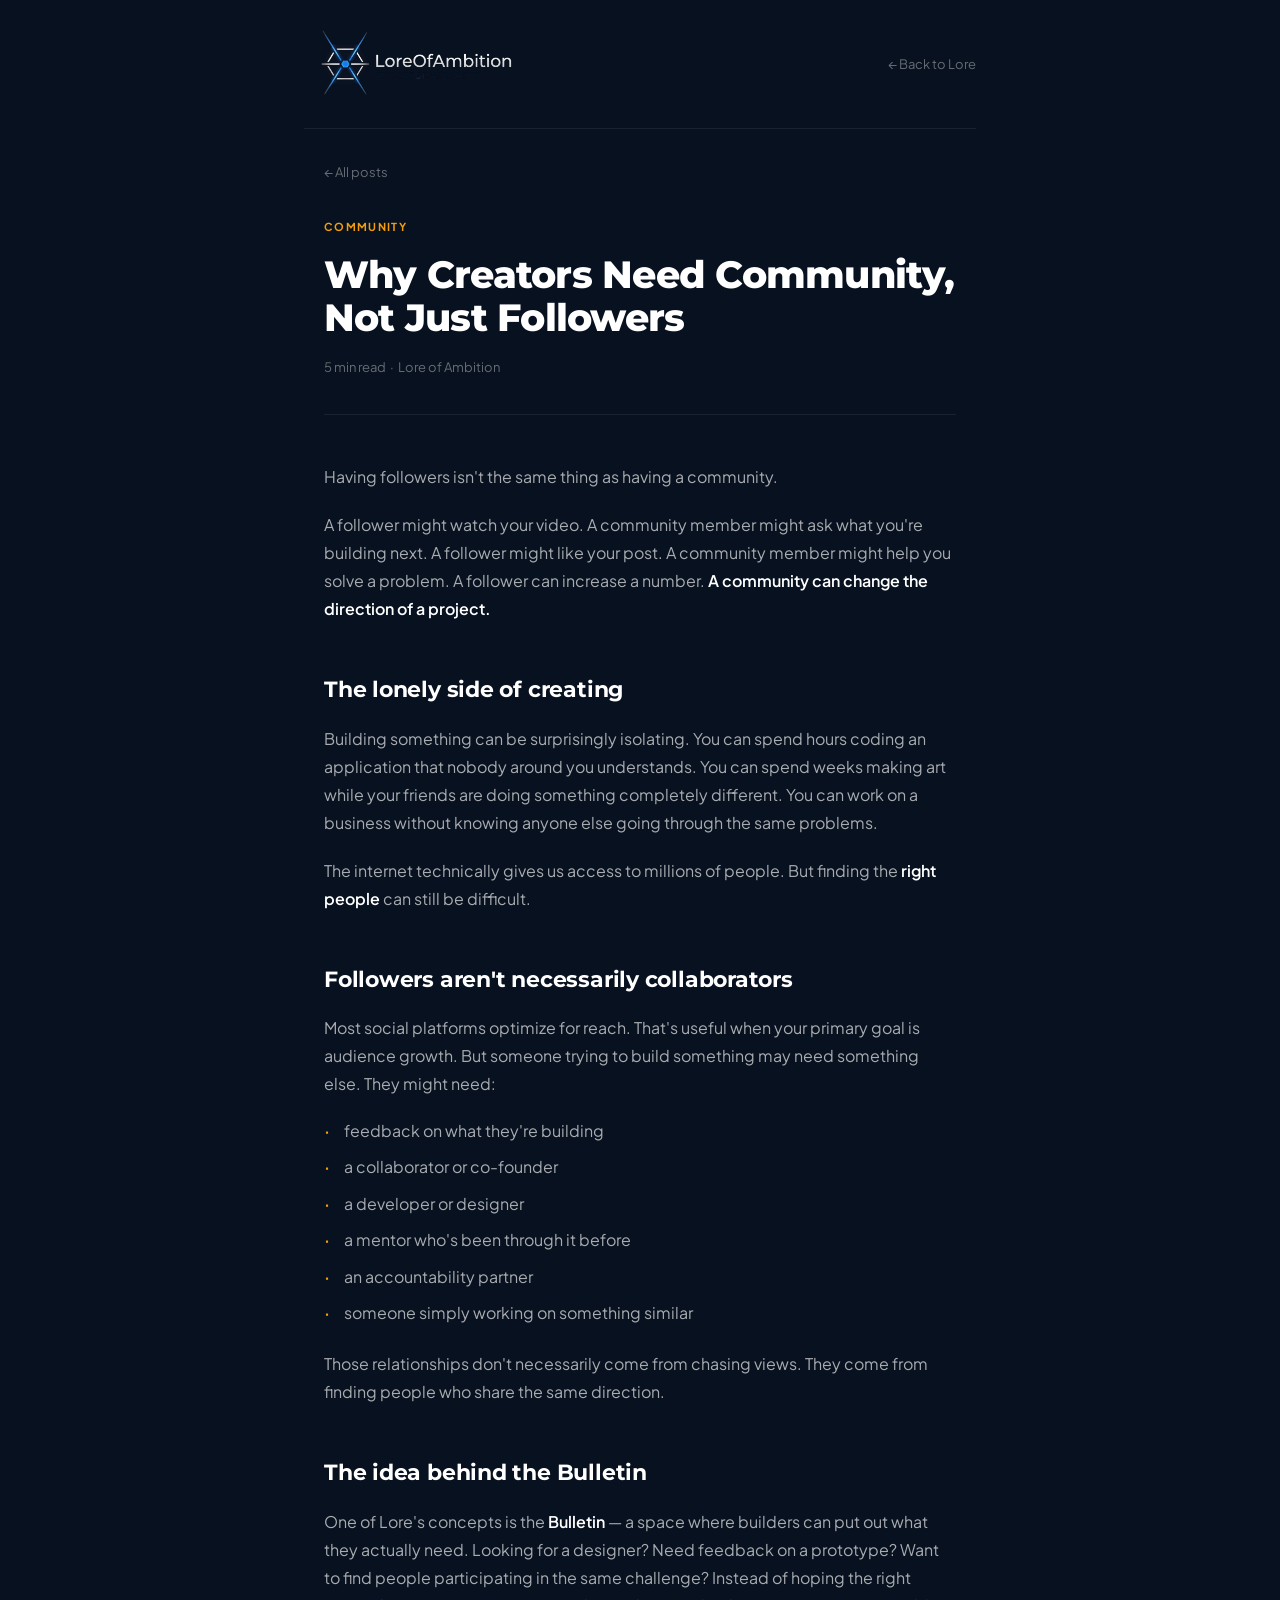
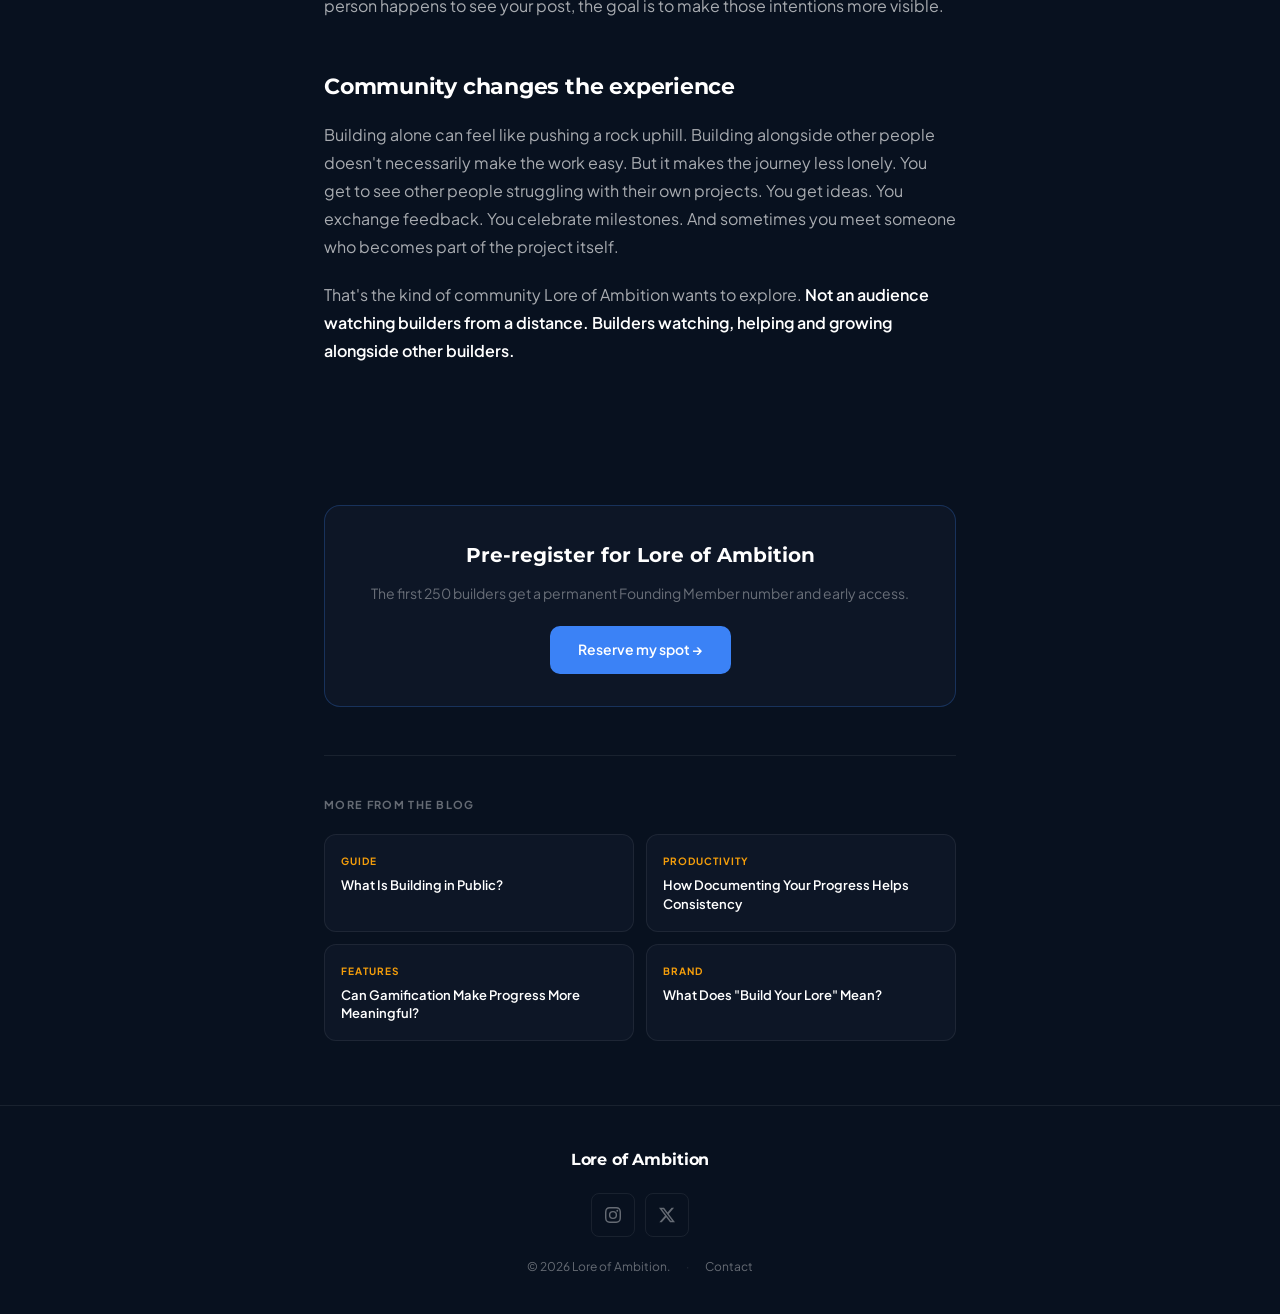
<file: blog/creators-need-community-not-followers.html>
﻿<!DOCTYPE html>
<html lang="en">
<head>
<meta charset="UTF-8"><meta name="viewport" content="width=device-width, initial-scale=1.0">
<title>Why Creators Need Community, Not Just Followers | Lore of Ambition</title>
<meta name="description" content="Having followers isn't the same as having a community. Here's why builders, developers and creators need genuine community over audience size.">
<link rel="canonical" href="https://loreofambition.com/blog/creators-need-community-not-followers">
<link rel="preconnect" href="https://fonts.googleapis.com"><link rel="preconnect" href="https://fonts.gstatic.com" crossorigin>
<link href="https://fonts.googleapis.com/css2?family=Montserrat:wght@700;800;900&family=Plus+Jakarta+Sans:wght@400;500;600&display=swap" rel="stylesheet">
<link rel="stylesheet" href="blog.css">
</head>
<body>
<div class="wrap"><nav><a href="../index.html"><img src="../assets/Gemini_Generated_Image_8uetn98uetn98uet-removebg-preview.png" alt="Lore of Ambition" class="logo-img"></a><a href="../index.html" class="nav-link">← Back to Lore</a></nav></div>
<div class="article-wrap">
  <a href="../index.html" class="back-link">← All posts</a>
  <header class="article-header">
    <span class="article-category">Community</span>
    <h1>Why Creators Need Community, Not Just Followers</h1>
    <p class="article-meta">5 min read &nbsp;·&nbsp; Lore of Ambition</p>
  </header>
  <article class="article-body">
    <p>Having followers isn't the same thing as having a community.</p>
    <p>A follower might watch your video. A community member might ask what you're building next. A follower might like your post. A community member might help you solve a problem. A follower can increase a number. <strong>A community can change the direction of a project.</strong></p>

    <h2>The lonely side of creating</h2>
    <p>Building something can be surprisingly isolating. You can spend hours coding an application that nobody around you understands. You can spend weeks making art while your friends are doing something completely different. You can work on a business without knowing anyone else going through the same problems.</p>
    <p>The internet technically gives us access to millions of people. But finding the <strong>right people</strong> can still be difficult.</p>

    <h2>Followers aren't necessarily collaborators</h2>
    <p>Most social platforms optimize for reach. That's useful when your primary goal is audience growth. But someone trying to build something may need something else. They might need:</p>
    <ul>
      <li>feedback on what they're building</li>
      <li>a collaborator or co-founder</li>
      <li>a developer or designer</li>
      <li>a mentor who's been through it before</li>
      <li>an accountability partner</li>
      <li>someone simply working on something similar</li>
    </ul>
    <p>Those relationships don't necessarily come from chasing views. They come from finding people who share the same direction.</p>

    <h2>The idea behind the Bulletin</h2>
    <p>One of Lore's concepts is the <strong>Bulletin</strong> — a space where builders can put out what they actually need. Looking for a designer? Need feedback on a prototype? Want to find people participating in the same challenge? Instead of hoping the right person happens to see your post, the goal is to make those intentions more visible.</p>

    <h2>Community changes the experience</h2>
    <p>Building alone can feel like pushing a rock uphill. Building alongside other people doesn't necessarily make the work easy. But it makes the journey less lonely. You get to see other people struggling with their own projects. You get ideas. You exchange feedback. You celebrate milestones. And sometimes you meet someone who becomes part of the project itself.</p>
    <p>That's the kind of community Lore of Ambition wants to explore. <strong>Not an audience watching builders from a distance. Builders watching, helping and growing alongside other builders.</strong></p>
  </article>
  <div class="article-cta"><h3>Pre-register for Lore of Ambition</h3><p>The first 250 builders get a permanent Founding Member number and early access.</p><a href="../index.html" class="cta-btn">Reserve my spot →</a></div>
  <div class="related-posts"><h4>More from the blog</h4><div class="related-grid">
    <a href="what-is-building-in-public.html" class="related-card"><div class="rc-cat">Guide</div><div class="rc-title">What Is Building in Public?</div></a>
    <a href="document-your-progress-stay-consistent.html" class="related-card"><div class="rc-cat">Productivity</div><div class="rc-title">How Documenting Your Progress Helps Consistency</div></a>
    <a href="gamification-progress-motivation.html" class="related-card"><div class="rc-cat">Features</div><div class="rc-title">Can Gamification Make Progress More Meaningful?</div></a>
    <a href="what-does-build-your-lore-mean.html" class="related-card"><div class="rc-cat">Brand</div><div class="rc-title">What Does "Build Your Lore" Mean?</div></a>
  </div></div>
</div>
<footer><div class="wrap"><div class="footer-logo">Lore of Ambition</div><div class="footer-socials"><a href="https://www.instagram.com/loreofambition/?hl=en" target="_blank" rel="noopener" aria-label="Instagram"><svg viewBox="0 0 24 24"><path d="M12 2.163c3.204 0 3.584.012 4.85.07 3.252.148 4.771 1.691 4.919 4.919.058 1.265.069 1.645.069 4.849 0 3.205-.012 3.584-.069 4.849-.149 3.225-1.664 4.771-4.919 4.919-1.266.058-1.644.07-4.85.07-3.204 0-3.584-.012-4.849-.07-3.26-.149-4.771-1.699-4.919-4.92-.058-1.265-.07-1.644-.07-4.849 0-3.204.013-3.583.07-4.849.149-3.227 1.664-4.771 4.919-4.919 1.266-.057 1.645-.069 4.849-.069zM12 0C8.741 0 8.333.014 7.053.072 2.695.272.273 2.69.073 7.052.014 8.333 0 8.741 0 12c0 3.259.014 3.668.072 4.948.2 4.358 2.618 6.78 6.98 6.98C8.333 23.986 8.741 24 12 24c3.259 0 3.668-.014 4.948-.072 4.354-.2 6.782-2.618 6.979-6.98.059-1.28.073-1.689.073-4.948 0-3.259-.014-3.667-.072-4.947-.196-4.354-2.617-6.78-6.979-6.98C15.668.014 15.259 0 12 0zm0 5.838a6.162 6.162 0 1 0 0 12.324 6.162 6.162 0 0 0 0-12.324zM12 16a4 4 0 1 1 0-8 4 4 0 0 1 0 8zm6.406-11.845a1.44 1.44 0 1 0 0 2.881 1.44 1.44 0 0 0 0-2.881z"/></svg></a><a href="https://x.com/loreofambition" target="_blank" rel="noopener" aria-label="X"><svg viewBox="0 0 24 24"><path d="M18.901 1.153h3.68l-8.04 9.19L24 22.846h-7.406l-5.8-7.584-6.638 7.584H.474l8.6-9.83L0 1.154h7.594l5.243 6.932ZM17.61 20.644h2.039L6.486 3.24H4.298Z"/></svg></a></div><div class="footer-bottom"><span>&copy; 2026 Lore of Ambition.</span><span class="footer-dot">&middot;</span><a href="mailto:loreofambition@gmail.com">Contact</a></div></div></footer>
</body></html>
</file>
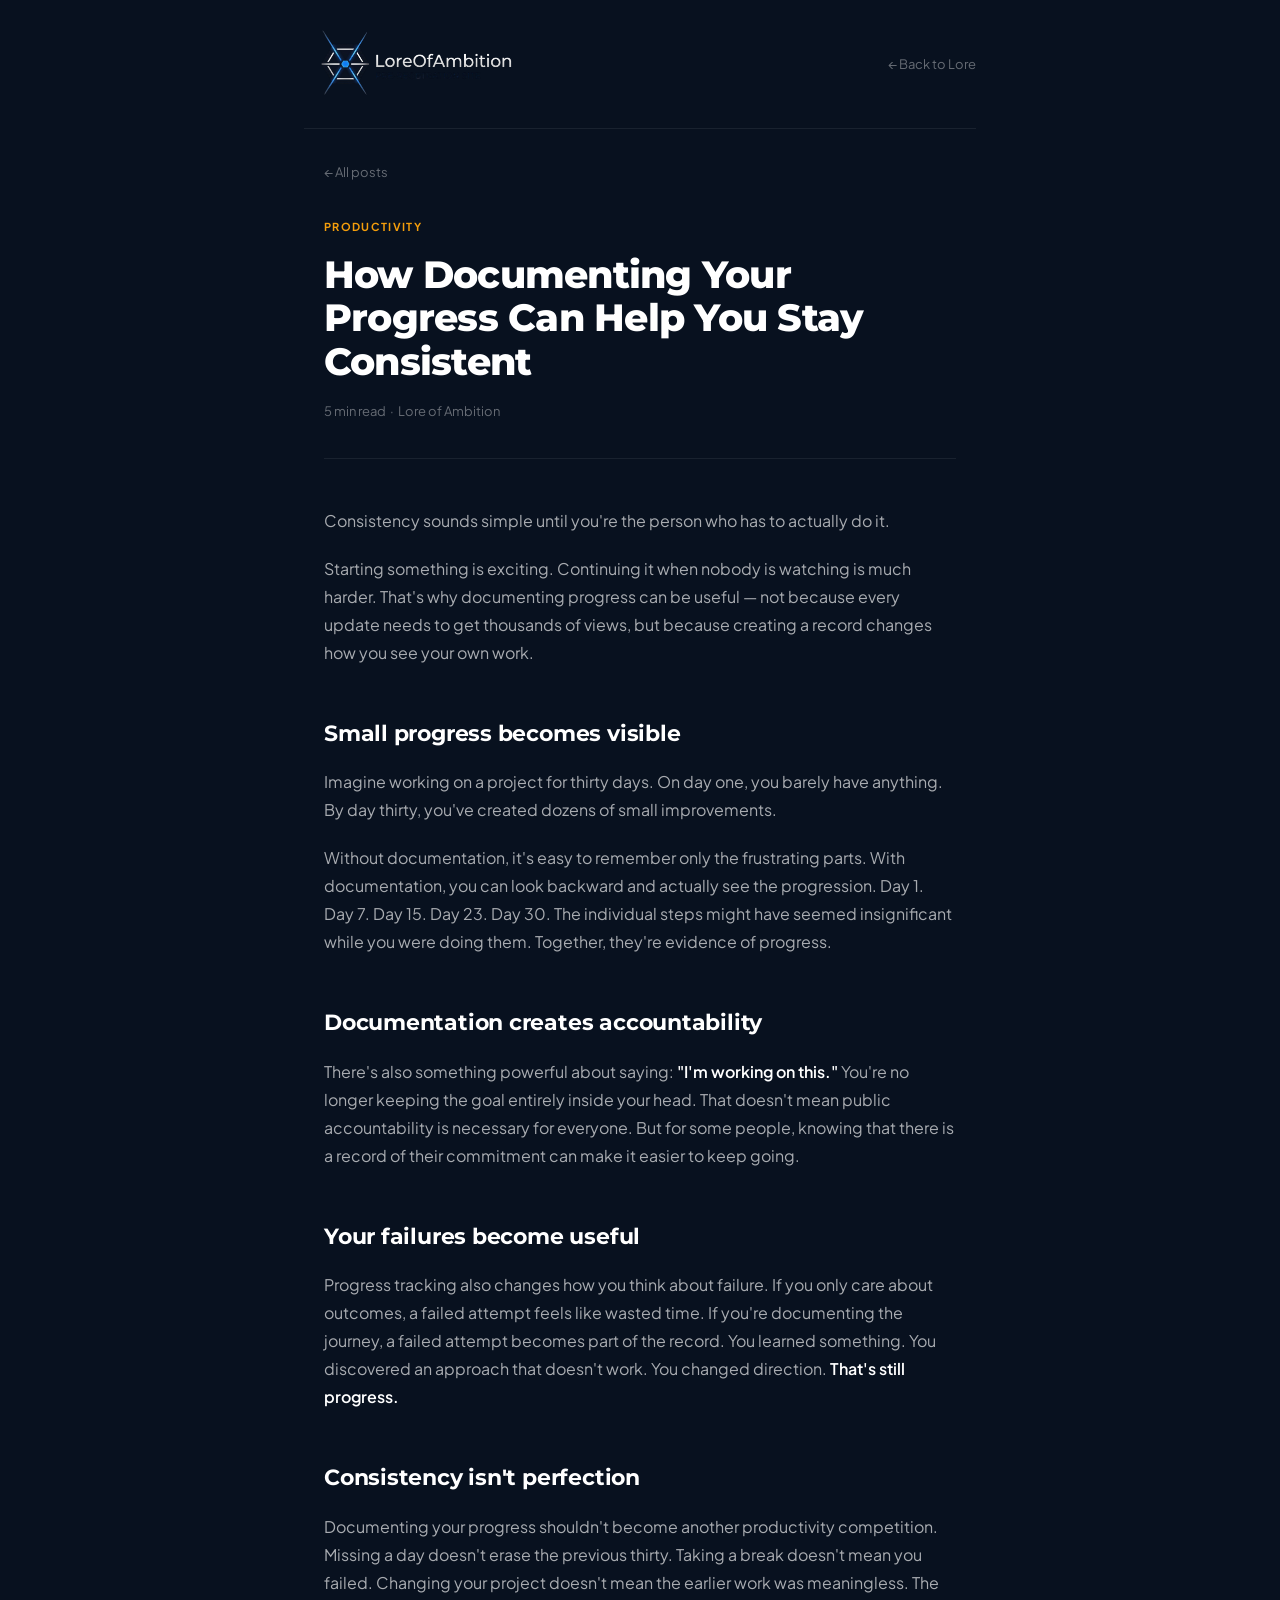
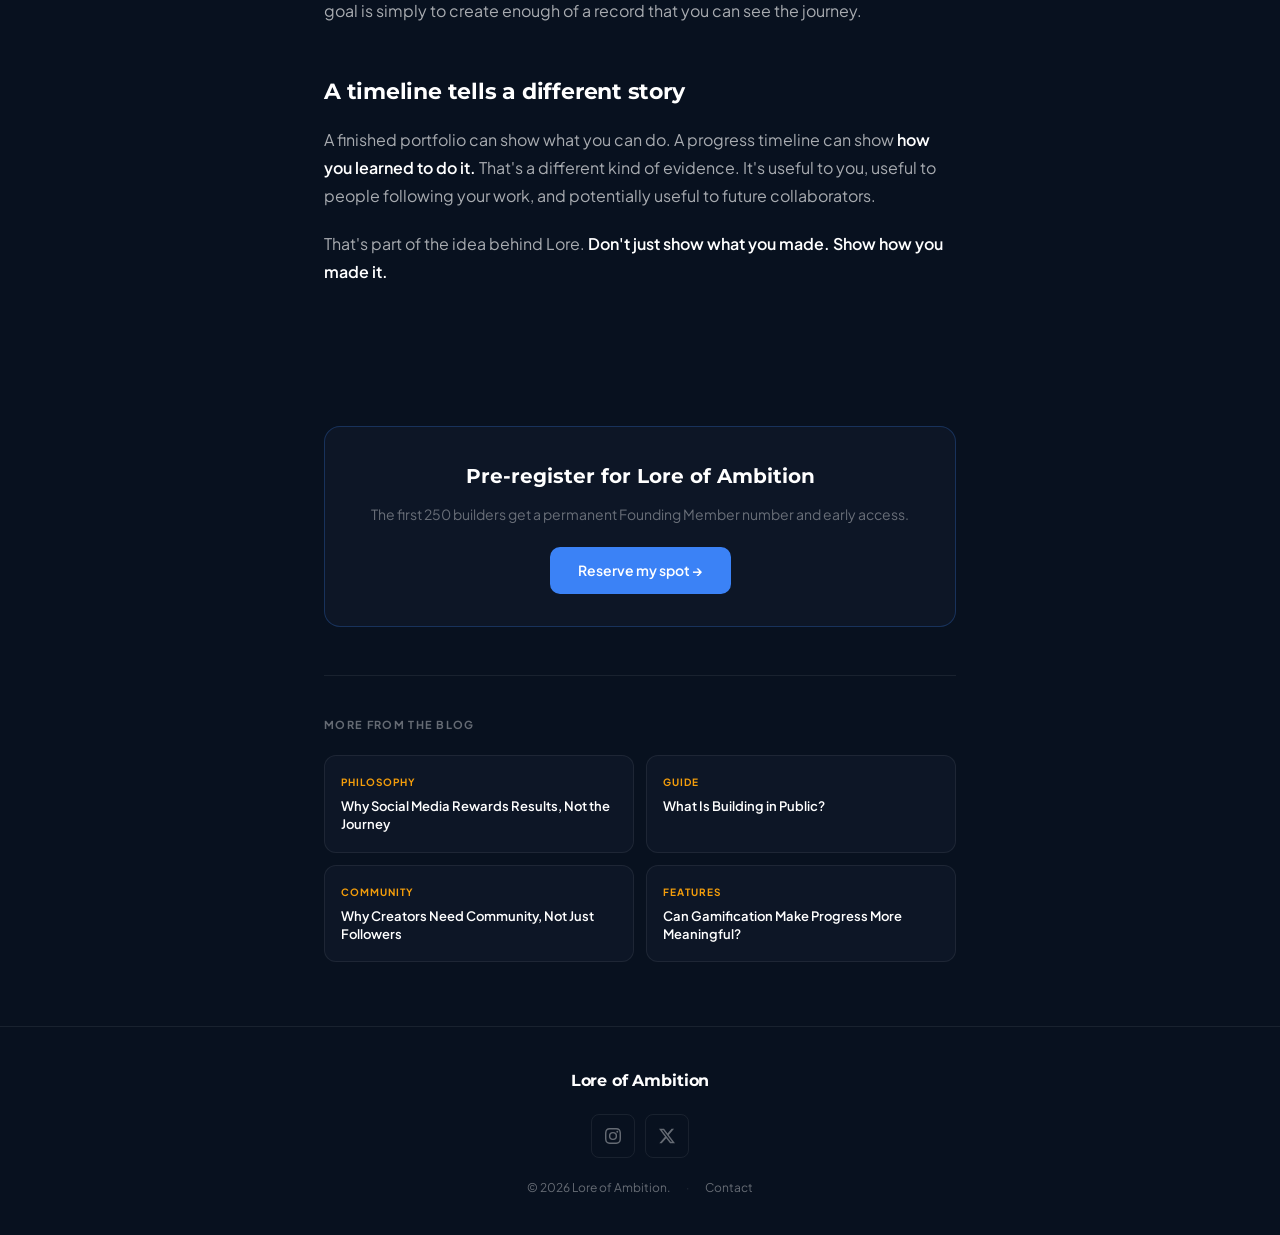
<file: blog/document-your-progress-stay-consistent.html>
﻿<!DOCTYPE html>
<html lang="en">
<head>
<meta charset="UTF-8"><meta name="viewport" content="width=device-width, initial-scale=1.0">
<title>How Documenting Your Progress Can Help You Stay Consistent | Lore of Ambition</title>
<meta name="description" content="Consistency is hard. Documenting your progress changes how you see your own work and makes it easier to keep going. Here is how it works.">
<link rel="canonical" href="https://loreofambition.com/blog/document-your-progress-stay-consistent">
<link rel="preconnect" href="https://fonts.googleapis.com"><link rel="preconnect" href="https://fonts.gstatic.com" crossorigin>
<link href="https://fonts.googleapis.com/css2?family=Montserrat:wght@700;800;900&family=Plus+Jakarta+Sans:wght@400;500;600&display=swap" rel="stylesheet">
<link rel="stylesheet" href="blog.css">
</head>
<body>
<div class="wrap"><nav><a href="../index.html"><img src="../assets/Gemini_Generated_Image_8uetn98uetn98uet-removebg-preview.png" alt="Lore of Ambition" class="logo-img"></a><a href="../index.html" class="nav-link">← Back to Lore</a></nav></div>
<div class="article-wrap">
  <a href="../index.html" class="back-link">← All posts</a>
  <header class="article-header">
    <span class="article-category">Productivity</span>
    <h1>How Documenting Your Progress Can Help You Stay Consistent</h1>
    <p class="article-meta">5 min read &nbsp;·&nbsp; Lore of Ambition</p>
  </header>
  <article class="article-body">
    <p>Consistency sounds simple until you're the person who has to actually do it.</p>
    <p>Starting something is exciting. Continuing it when nobody is watching is much harder. That's why documenting progress can be useful — not because every update needs to get thousands of views, but because creating a record changes how you see your own work.</p>

    <h2>Small progress becomes visible</h2>
    <p>Imagine working on a project for thirty days. On day one, you barely have anything. By day thirty, you've created dozens of small improvements.</p>
    <p>Without documentation, it's easy to remember only the frustrating parts. With documentation, you can look backward and actually see the progression. Day 1. Day 7. Day 15. Day 23. Day 30. The individual steps might have seemed insignificant while you were doing them. Together, they're evidence of progress.</p>

    <h2>Documentation creates accountability</h2>
    <p>There's also something powerful about saying: <strong>"I'm working on this."</strong> You're no longer keeping the goal entirely inside your head. That doesn't mean public accountability is necessary for everyone. But for some people, knowing that there is a record of their commitment can make it easier to keep going.</p>

    <h2>Your failures become useful</h2>
    <p>Progress tracking also changes how you think about failure. If you only care about outcomes, a failed attempt feels like wasted time. If you're documenting the journey, a failed attempt becomes part of the record. You learned something. You discovered an approach that doesn't work. You changed direction. <strong>That's still progress.</strong></p>

    <h2>Consistency isn't perfection</h2>
    <p>Documenting your progress shouldn't become another productivity competition. Missing a day doesn't erase the previous thirty. Taking a break doesn't mean you failed. Changing your project doesn't mean the earlier work was meaningless. The goal is simply to create enough of a record that you can see the journey.</p>

    <h2>A timeline tells a different story</h2>
    <p>A finished portfolio can show what you can do. A progress timeline can show <strong>how you learned to do it.</strong> That's a different kind of evidence. It's useful to you, useful to people following your work, and potentially useful to future collaborators.</p>
    <p>That's part of the idea behind Lore. <strong>Don't just show what you made. Show how you made it.</strong></p>
  </article>
  <div class="article-cta"><h3>Pre-register for Lore of Ambition</h3><p>The first 250 builders get a permanent Founding Member number and early access.</p><a href="../index.html" class="cta-btn">Reserve my spot →</a></div>
  <div class="related-posts"><h4>More from the blog</h4><div class="related-grid">
    <a href="social-media-rewards-results-not-the-process.html" class="related-card"><div class="rc-cat">Philosophy</div><div class="rc-title">Why Social Media Rewards Results, Not the Journey</div></a>
    <a href="what-is-building-in-public.html" class="related-card"><div class="rc-cat">Guide</div><div class="rc-title">What Is Building in Public?</div></a>
    <a href="creators-need-community-not-followers.html" class="related-card"><div class="rc-cat">Community</div><div class="rc-title">Why Creators Need Community, Not Just Followers</div></a>
    <a href="gamification-progress-motivation.html" class="related-card"><div class="rc-cat">Features</div><div class="rc-title">Can Gamification Make Progress More Meaningful?</div></a>
  </div></div>
</div>
<footer><div class="wrap"><div class="footer-logo">Lore of Ambition</div><div class="footer-socials"><a href="https://www.instagram.com/loreofambition/?hl=en" target="_blank" rel="noopener" aria-label="Instagram"><svg viewBox="0 0 24 24"><path d="M12 2.163c3.204 0 3.584.012 4.85.07 3.252.148 4.771 1.691 4.919 4.919.058 1.265.069 1.645.069 4.849 0 3.205-.012 3.584-.069 4.849-.149 3.225-1.664 4.771-4.919 4.919-1.266.058-1.644.07-4.85.07-3.204 0-3.584-.012-4.849-.07-3.26-.149-4.771-1.699-4.919-4.92-.058-1.265-.07-1.644-.07-4.849 0-3.204.013-3.583.07-4.849.149-3.227 1.664-4.771 4.919-4.919 1.266-.057 1.645-.069 4.849-.069zM12 0C8.741 0 8.333.014 7.053.072 2.695.272.273 2.69.073 7.052.014 8.333 0 8.741 0 12c0 3.259.014 3.668.072 4.948.2 4.358 2.618 6.78 6.98 6.98C8.333 23.986 8.741 24 12 24c3.259 0 3.668-.014 4.948-.072 4.354-.2 6.782-2.618 6.979-6.98.059-1.28.073-1.689.073-4.948 0-3.259-.014-3.667-.072-4.947-.196-4.354-2.617-6.78-6.979-6.98C15.668.014 15.259 0 12 0zm0 5.838a6.162 6.162 0 1 0 0 12.324 6.162 6.162 0 0 0 0-12.324zM12 16a4 4 0 1 1 0-8 4 4 0 0 1 0 8zm6.406-11.845a1.44 1.44 0 1 0 0 2.881 1.44 1.44 0 0 0 0-2.881z"/></svg></a><a href="https://x.com/loreofambition" target="_blank" rel="noopener" aria-label="X"><svg viewBox="0 0 24 24"><path d="M18.901 1.153h3.68l-8.04 9.19L24 22.846h-7.406l-5.8-7.584-6.638 7.584H.474l8.6-9.83L0 1.154h7.594l5.243 6.932ZM17.61 20.644h2.039L6.486 3.24H4.298Z"/></svg></a></div><div class="footer-bottom"><span>&copy; 2026 Lore of Ambition.</span><span class="footer-dot">&middot;</span><a href="mailto:loreofambition@gmail.com">Contact</a></div></div></footer>
</body></html>
</file>
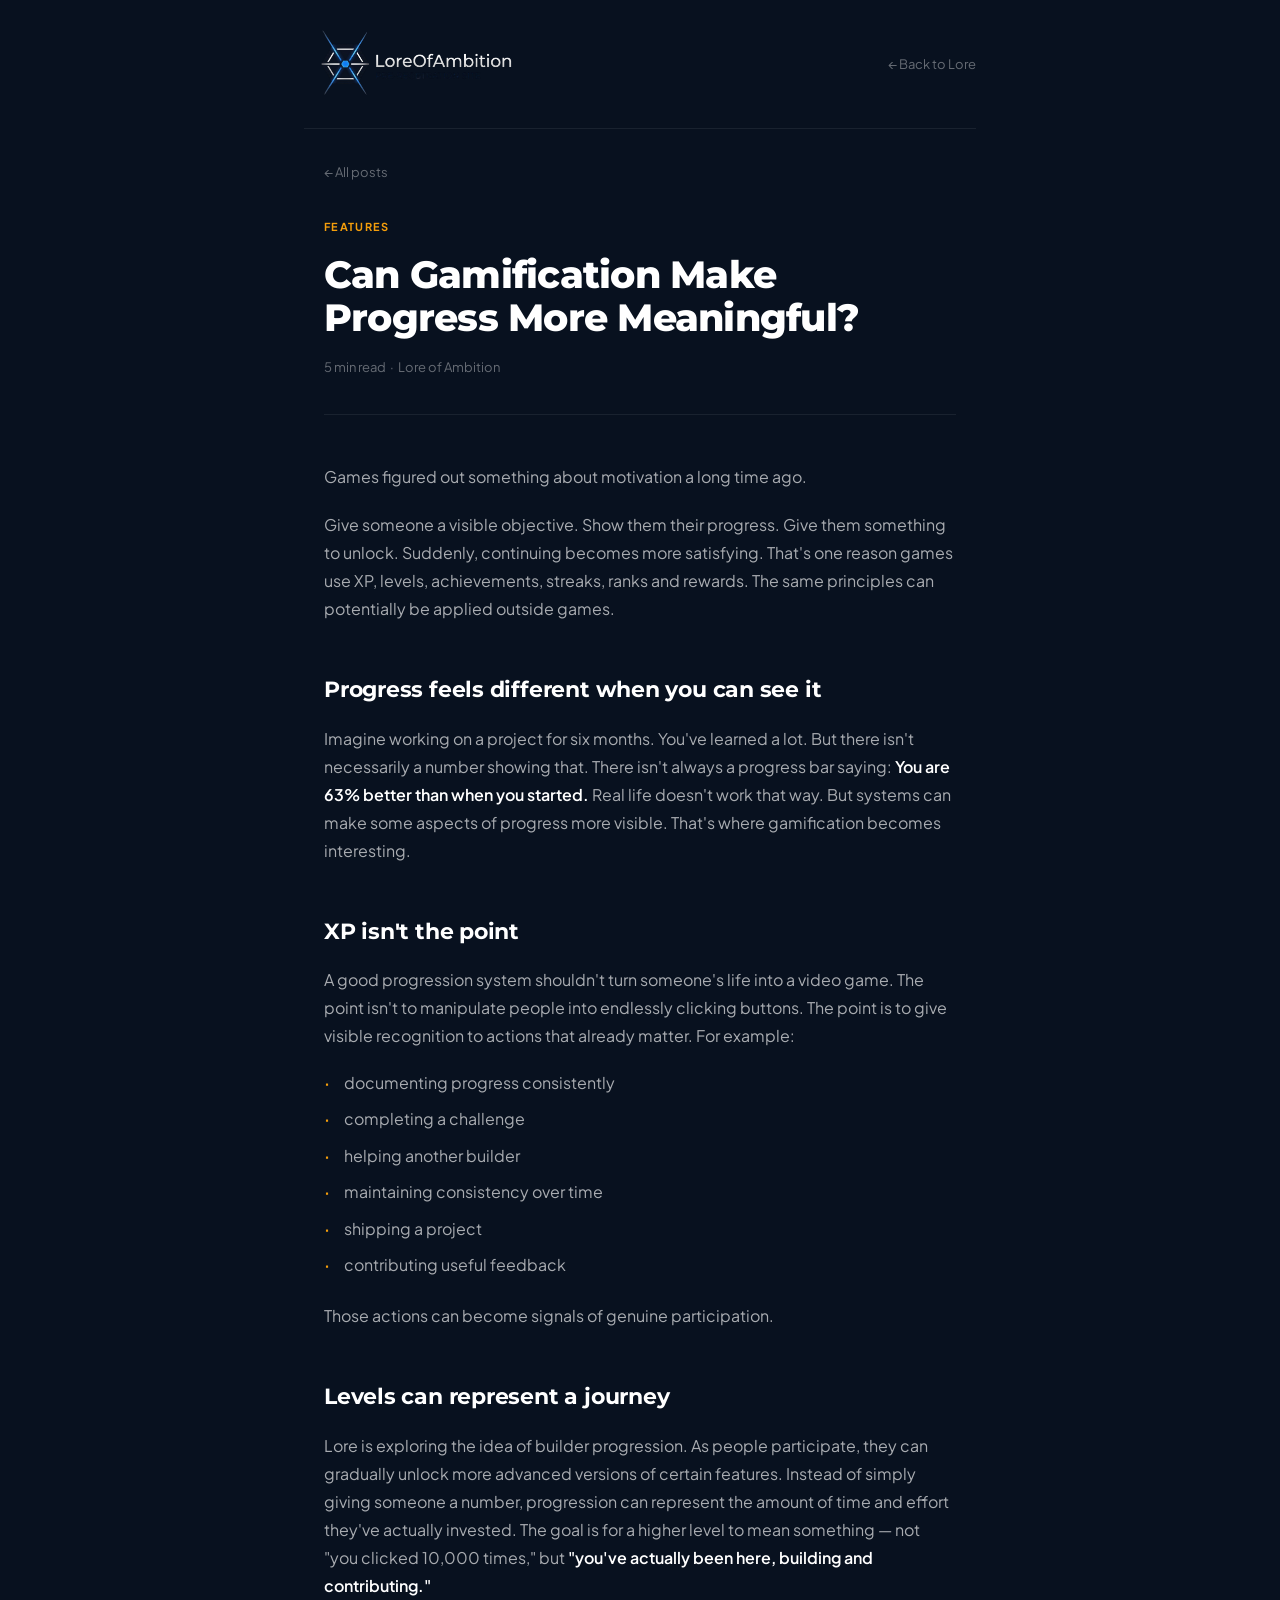
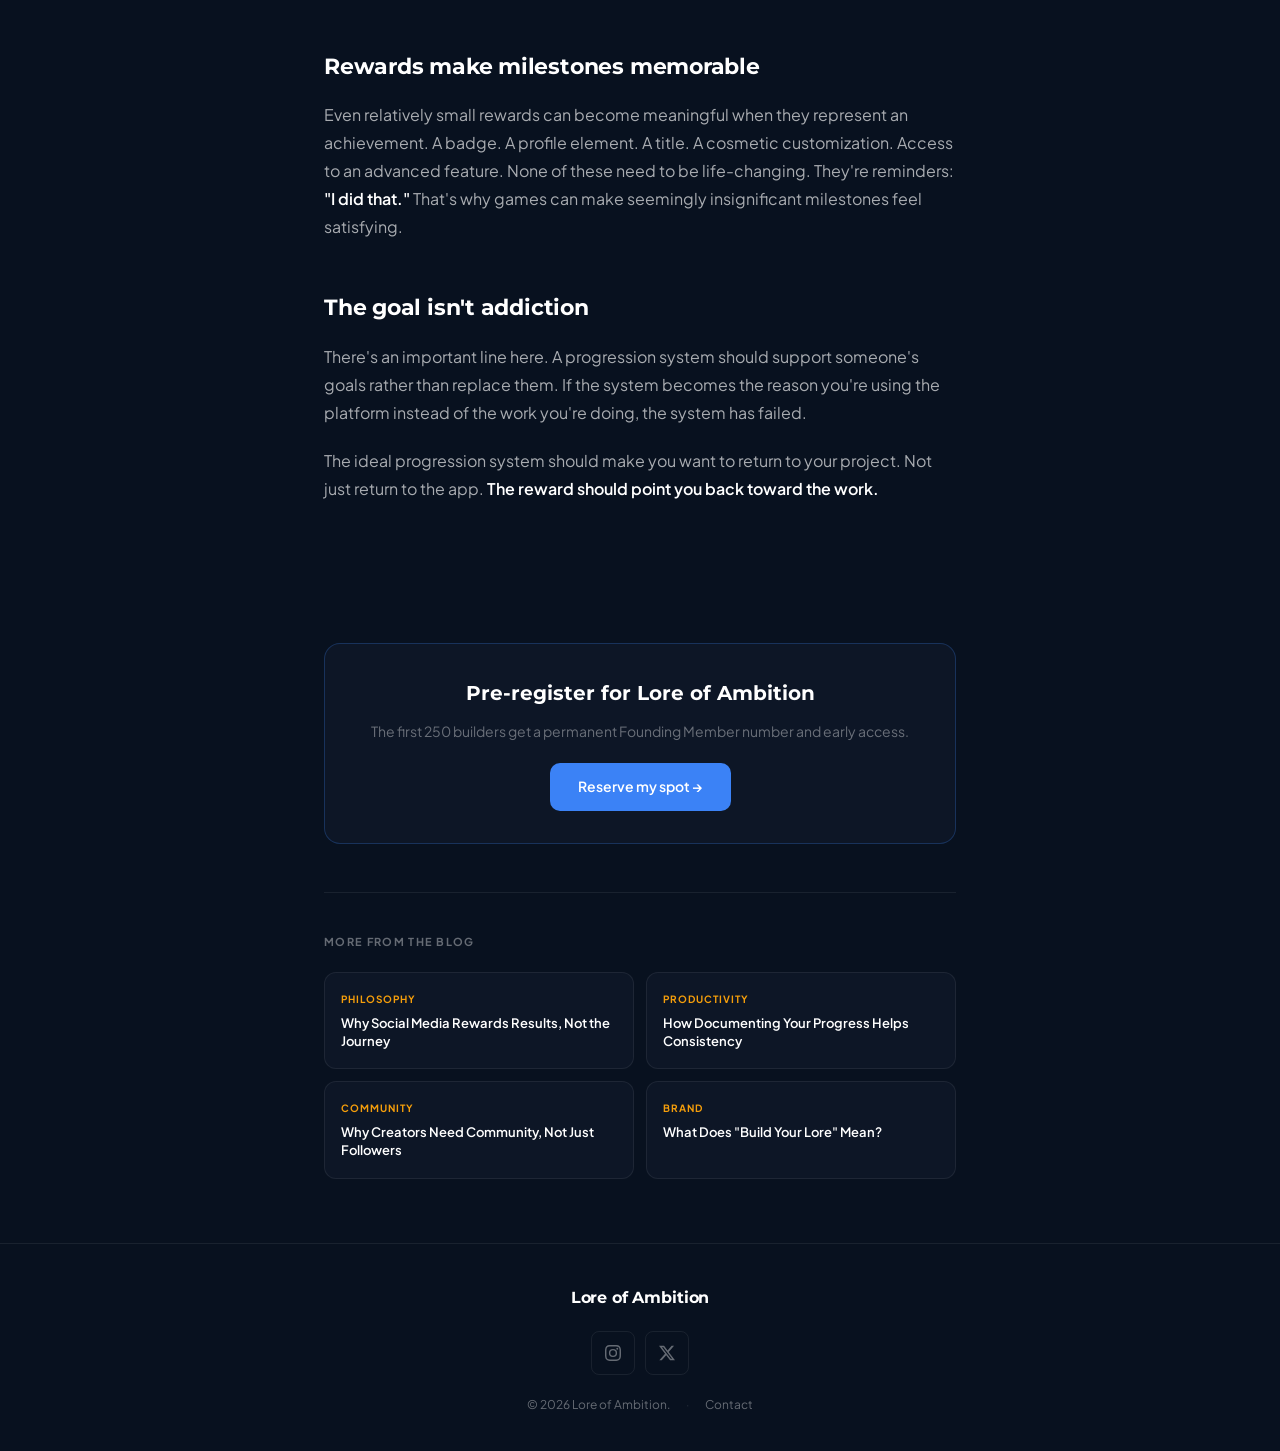
<file: blog/gamification-progress-motivation.html>
﻿<!DOCTYPE html>
<html lang="en">
<head>
<meta charset="UTF-8"><meta name="viewport" content="width=device-width, initial-scale=1.0">
<title>Can Gamification Help People Stay Motivated? | Lore of Ambition</title>
<meta name="description" content="Games figured out motivation a long time ago. Can the same principles — XP, levels, achievements — make real-world progress more meaningful?">
<link rel="canonical" href="https://loreofambition.com/blog/gamification-progress-motivation">
<link rel="preconnect" href="https://fonts.googleapis.com"><link rel="preconnect" href="https://fonts.gstatic.com" crossorigin>
<link href="https://fonts.googleapis.com/css2?family=Montserrat:wght@700;800;900&family=Plus+Jakarta+Sans:wght@400;500;600&display=swap" rel="stylesheet">
<link rel="stylesheet" href="blog.css">
</head>
<body>
<div class="wrap"><nav><a href="../index.html"><img src="../assets/Gemini_Generated_Image_8uetn98uetn98uet-removebg-preview.png" alt="Lore of Ambition" class="logo-img"></a><a href="../index.html" class="nav-link">← Back to Lore</a></nav></div>
<div class="article-wrap">
  <a href="../index.html" class="back-link">← All posts</a>
  <header class="article-header">
    <span class="article-category">Features</span>
    <h1>Can Gamification Make Progress More Meaningful?</h1>
    <p class="article-meta">5 min read &nbsp;·&nbsp; Lore of Ambition</p>
  </header>
  <article class="article-body">
    <p>Games figured out something about motivation a long time ago.</p>
    <p>Give someone a visible objective. Show them their progress. Give them something to unlock. Suddenly, continuing becomes more satisfying. That's one reason games use XP, levels, achievements, streaks, ranks and rewards. The same principles can potentially be applied outside games.</p>

    <h2>Progress feels different when you can see it</h2>
    <p>Imagine working on a project for six months. You've learned a lot. But there isn't necessarily a number showing that. There isn't always a progress bar saying: <strong>You are 63% better than when you started.</strong> Real life doesn't work that way. But systems can make some aspects of progress more visible. That's where gamification becomes interesting.</p>

    <h2>XP isn't the point</h2>
    <p>A good progression system shouldn't turn someone's life into a video game. The point isn't to manipulate people into endlessly clicking buttons. The point is to give visible recognition to actions that already matter. For example:</p>
    <ul>
      <li>documenting progress consistently</li>
      <li>completing a challenge</li>
      <li>helping another builder</li>
      <li>maintaining consistency over time</li>
      <li>shipping a project</li>
      <li>contributing useful feedback</li>
    </ul>
    <p>Those actions can become signals of genuine participation.</p>

    <h2>Levels can represent a journey</h2>
    <p>Lore is exploring the idea of builder progression. As people participate, they can gradually unlock more advanced versions of certain features. Instead of simply giving someone a number, progression can represent the amount of time and effort they've actually invested. The goal is for a higher level to mean something — not "you clicked 10,000 times," but <strong>"you've actually been here, building and contributing."</strong></p>

    <h2>Rewards make milestones memorable</h2>
    <p>Even relatively small rewards can become meaningful when they represent an achievement. A badge. A profile element. A title. A cosmetic customization. Access to an advanced feature. None of these need to be life-changing. They're reminders: <strong>"I did that."</strong> That's why games can make seemingly insignificant milestones feel satisfying.</p>

    <h2>The goal isn't addiction</h2>
    <p>There's an important line here. A progression system should support someone's goals rather than replace them. If the system becomes the reason you're using the platform instead of the work you're doing, the system has failed.</p>
    <p>The ideal progression system should make you want to return to your project. Not just return to the app. <strong>The reward should point you back toward the work.</strong></p>
  </article>
  <div class="article-cta"><h3>Pre-register for Lore of Ambition</h3><p>The first 250 builders get a permanent Founding Member number and early access.</p><a href="../index.html" class="cta-btn">Reserve my spot →</a></div>
  <div class="related-posts"><h4>More from the blog</h4><div class="related-grid">
    <a href="social-media-rewards-results-not-the-process.html" class="related-card"><div class="rc-cat">Philosophy</div><div class="rc-title">Why Social Media Rewards Results, Not the Journey</div></a>
    <a href="document-your-progress-stay-consistent.html" class="related-card"><div class="rc-cat">Productivity</div><div class="rc-title">How Documenting Your Progress Helps Consistency</div></a>
    <a href="creators-need-community-not-followers.html" class="related-card"><div class="rc-cat">Community</div><div class="rc-title">Why Creators Need Community, Not Just Followers</div></a>
    <a href="what-does-build-your-lore-mean.html" class="related-card"><div class="rc-cat">Brand</div><div class="rc-title">What Does "Build Your Lore" Mean?</div></a>
  </div></div>
</div>
<footer><div class="wrap"><div class="footer-logo">Lore of Ambition</div><div class="footer-socials"><a href="https://www.instagram.com/loreofambition/?hl=en" target="_blank" rel="noopener" aria-label="Instagram"><svg viewBox="0 0 24 24"><path d="M12 2.163c3.204 0 3.584.012 4.85.07 3.252.148 4.771 1.691 4.919 4.919.058 1.265.069 1.645.069 4.849 0 3.205-.012 3.584-.069 4.849-.149 3.225-1.664 4.771-4.919 4.919-1.266.058-1.644.07-4.85.07-3.204 0-3.584-.012-4.849-.07-3.26-.149-4.771-1.699-4.919-4.92-.058-1.265-.07-1.644-.07-4.849 0-3.204.013-3.583.07-4.849.149-3.227 1.664-4.771 4.919-4.919 1.266-.057 1.645-.069 4.849-.069zM12 0C8.741 0 8.333.014 7.053.072 2.695.272.273 2.69.073 7.052.014 8.333 0 8.741 0 12c0 3.259.014 3.668.072 4.948.2 4.358 2.618 6.78 6.98 6.98C8.333 23.986 8.741 24 12 24c3.259 0 3.668-.014 4.948-.072 4.354-.2 6.782-2.618 6.979-6.98.059-1.28.073-1.689.073-4.948 0-3.259-.014-3.667-.072-4.947-.196-4.354-2.617-6.78-6.979-6.98C15.668.014 15.259 0 12 0zm0 5.838a6.162 6.162 0 1 0 0 12.324 6.162 6.162 0 0 0 0-12.324zM12 16a4 4 0 1 1 0-8 4 4 0 0 1 0 8zm6.406-11.845a1.44 1.44 0 1 0 0 2.881 1.44 1.44 0 0 0 0-2.881z"/></svg></a><a href="https://x.com/loreofambition" target="_blank" rel="noopener" aria-label="X"><svg viewBox="0 0 24 24"><path d="M18.901 1.153h3.68l-8.04 9.19L24 22.846h-7.406l-5.8-7.584-6.638 7.584H.474l8.6-9.83L0 1.154h7.594l5.243 6.932ZM17.61 20.644h2.039L6.486 3.24H4.298Z"/></svg></a></div><div class="footer-bottom"><span>&copy; 2026 Lore of Ambition.</span><span class="footer-dot">&middot;</span><a href="mailto:loreofambition@gmail.com">Contact</a></div></div></footer>
</body></html>
</file>
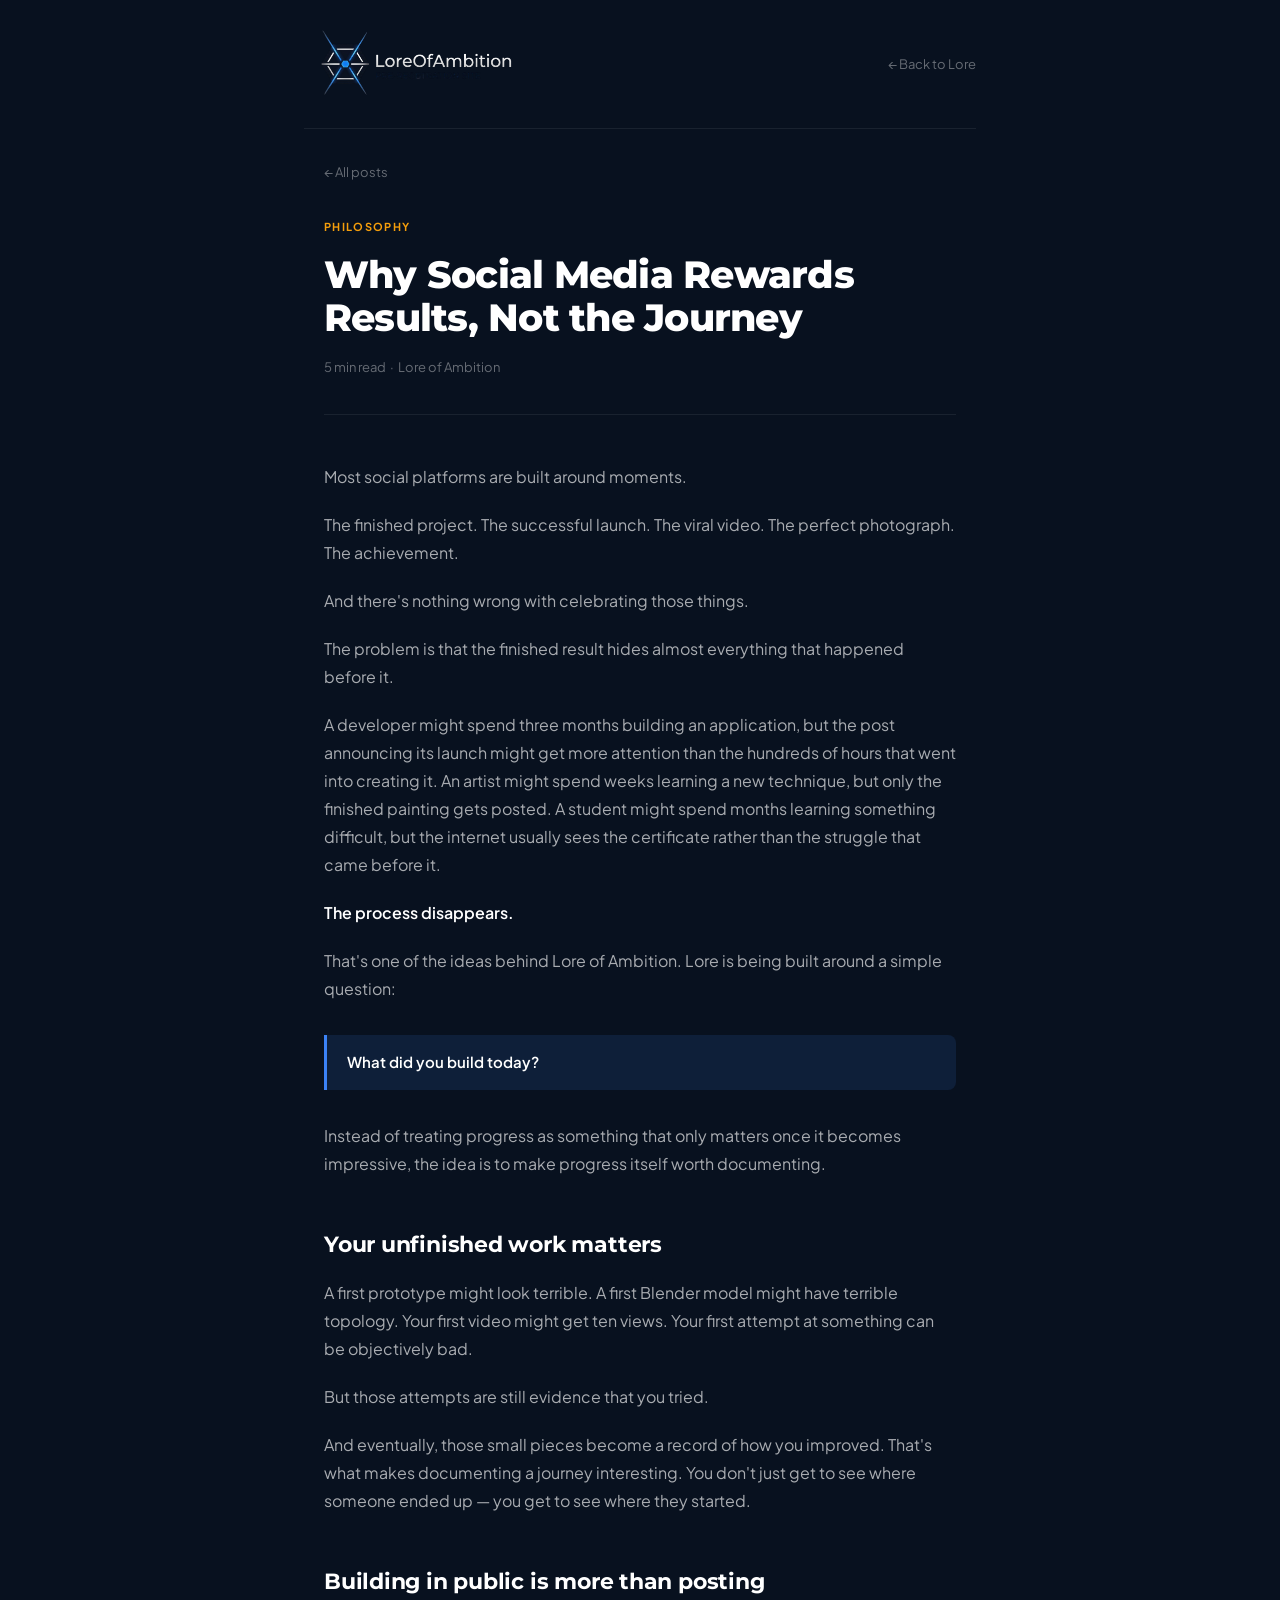
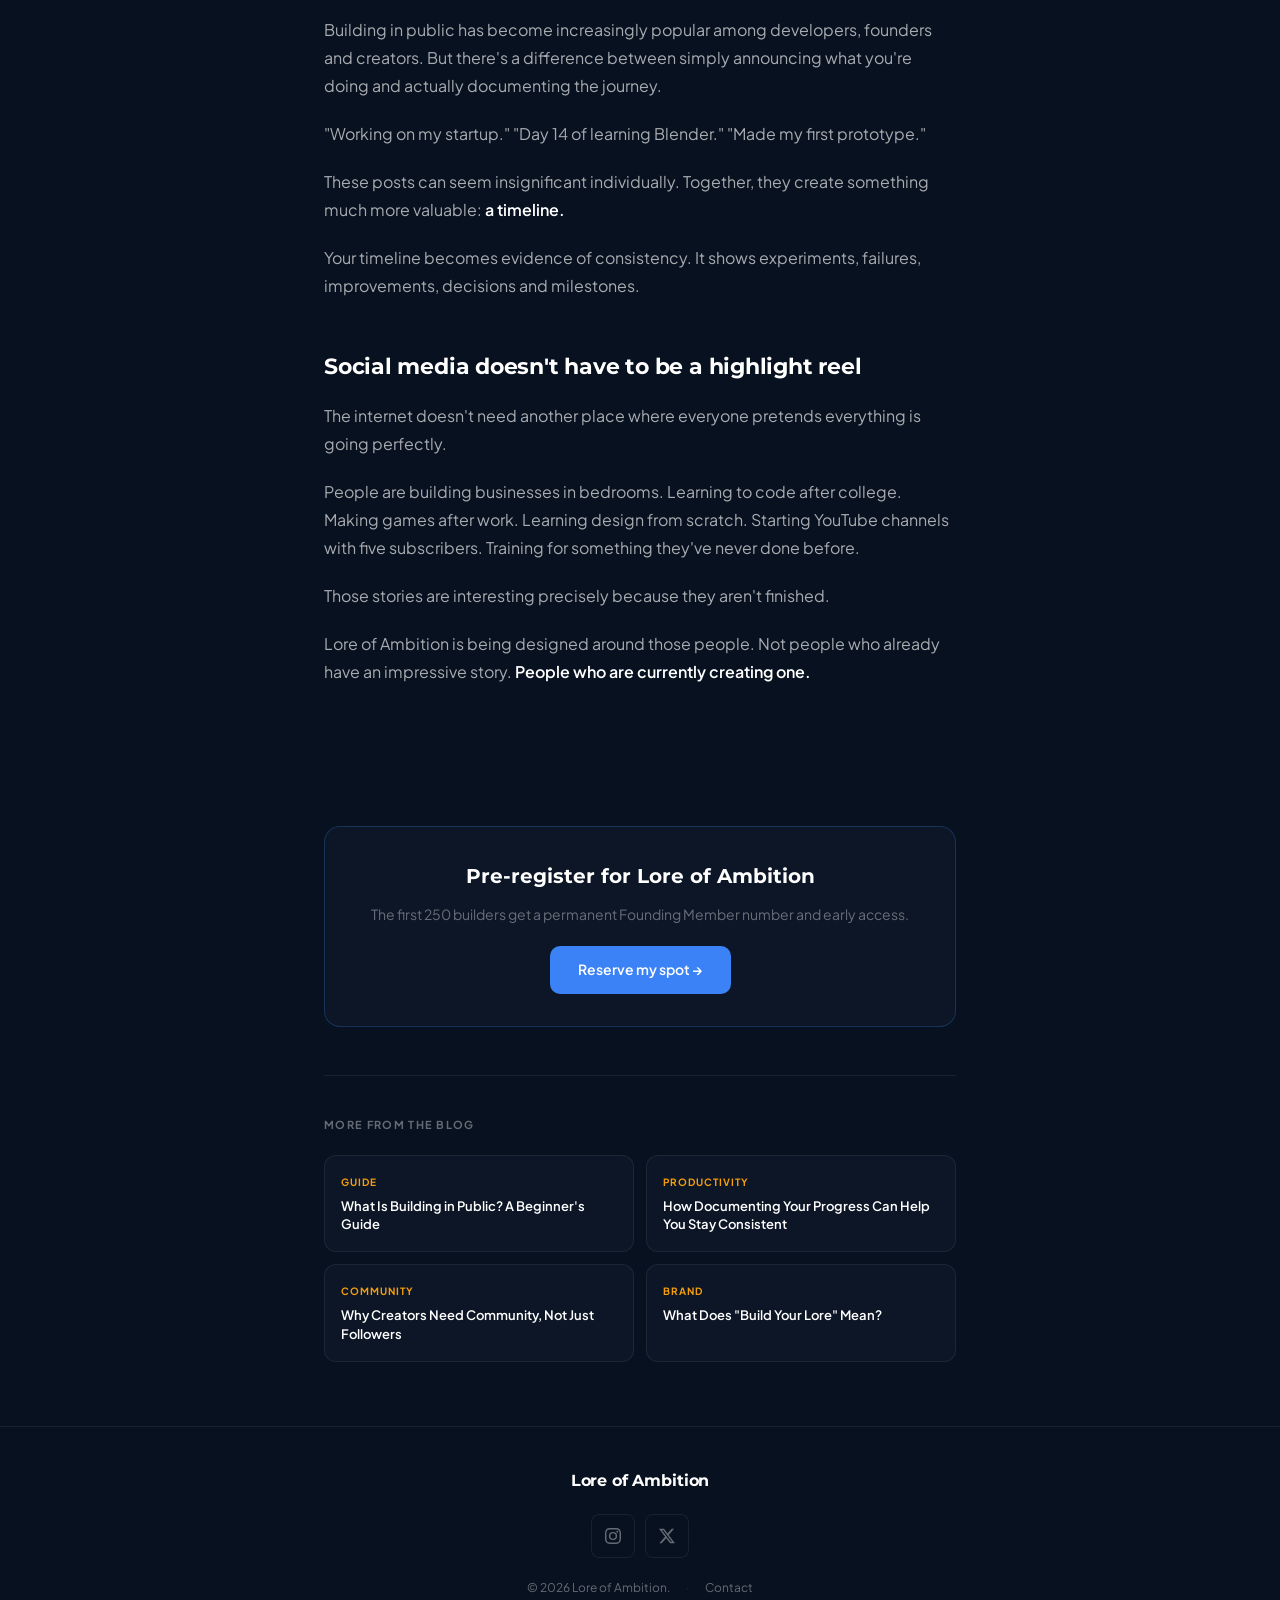
<file: blog/social-media-rewards-results-not-the-process.html>
﻿<!DOCTYPE html>
<html lang="en">
<head>
<meta charset="UTF-8">
<meta name="viewport" content="width=device-width, initial-scale=1.0">
<title>Why Social Media Rewards Results, Not the Journey | Lore of Ambition</title>
<meta name="description" content="Most social platforms only reward the finished result. The process disappears. Here's why that matters and how Lore of Ambition is built differently.">
<link rel="canonical" href="https://loreofambition.com/blog/social-media-rewards-results-not-the-process">
<link rel="preconnect" href="https://fonts.googleapis.com">
<link rel="preconnect" href="https://fonts.gstatic.com" crossorigin>
<link href="https://fonts.googleapis.com/css2?family=Montserrat:wght@700;800;900&family=Plus+Jakarta+Sans:wght@400;500;600&display=swap" rel="stylesheet">
<link rel="stylesheet" href="blog.css">
</head>
<body>
<div class="wrap">
  <nav>
    <a href="../index.html"><img src="../assets/Gemini_Generated_Image_8uetn98uetn98uet-removebg-preview.png" alt="Lore of Ambition" class="logo-img"></a>
    <a href="../index.html" class="nav-link">← Back to Lore</a>
  </nav>
</div>
<div class="article-wrap">
  <a href="../index.html" class="back-link">← All posts</a>
  <header class="article-header">
    <span class="article-category">Philosophy</span>
    <h1>Why Social Media Rewards Results, Not the Journey</h1>
    <p class="article-meta">5 min read &nbsp;·&nbsp; Lore of Ambition</p>
  </header>
  <article class="article-body">
    <p>Most social platforms are built around moments.</p>
    <p>The finished project. The successful launch. The viral video. The perfect photograph. The achievement.</p>
    <p>And there's nothing wrong with celebrating those things.</p>
    <p>The problem is that the finished result hides almost everything that happened before it.</p>
    <p>A developer might spend three months building an application, but the post announcing its launch might get more attention than the hundreds of hours that went into creating it. An artist might spend weeks learning a new technique, but only the finished painting gets posted. A student might spend months learning something difficult, but the internet usually sees the certificate rather than the struggle that came before it.</p>
    <p><strong>The process disappears.</strong></p>
    <p>That's one of the ideas behind Lore of Ambition. Lore is being built around a simple question:</p>
    <blockquote><p>What did you build today?</p></blockquote>
    <p>Instead of treating progress as something that only matters once it becomes impressive, the idea is to make progress itself worth documenting.</p>

    <h2>Your unfinished work matters</h2>
    <p>A first prototype might look terrible. A first Blender model might have terrible topology. Your first video might get ten views. Your first attempt at something can be objectively bad.</p>
    <p>But those attempts are still evidence that you tried.</p>
    <p>And eventually, those small pieces become a record of how you improved. That's what makes documenting a journey interesting. You don't just get to see where someone ended up — you get to see where they started.</p>

    <h2>Building in public is more than posting</h2>
    <p>Building in public has become increasingly popular among developers, founders and creators. But there's a difference between simply announcing what you're doing and actually documenting the journey.</p>
    <p>"Working on my startup." "Day 14 of learning Blender." "Made my first prototype."</p>
    <p>These posts can seem insignificant individually. Together, they create something much more valuable: <strong>a timeline.</strong></p>
    <p>Your timeline becomes evidence of consistency. It shows experiments, failures, improvements, decisions and milestones.</p>

    <h2>Social media doesn't have to be a highlight reel</h2>
    <p>The internet doesn't need another place where everyone pretends everything is going perfectly.</p>
    <p>People are building businesses in bedrooms. Learning to code after college. Making games after work. Learning design from scratch. Starting YouTube channels with five subscribers. Training for something they've never done before.</p>
    <p>Those stories are interesting precisely because they aren't finished.</p>
    <p>Lore of Ambition is being designed around those people. Not people who already have an impressive story. <strong>People who are currently creating one.</strong></p>
  </article>

  <div class="article-cta">
    <h3>Pre-register for Lore of Ambition</h3>
    <p>The first 250 builders get a permanent Founding Member number and early access.</p>
    <a href="../index.html" class="cta-btn">Reserve my spot →</a>
  </div>

  <div class="related-posts">
    <h4>More from the blog</h4>
    <div class="related-grid">
      <a href="what-is-building-in-public.html" class="related-card"><div class="rc-cat">Guide</div><div class="rc-title">What Is Building in Public? A Beginner's Guide</div></a>
      <a href="document-your-progress-stay-consistent.html" class="related-card"><div class="rc-cat">Productivity</div><div class="rc-title">How Documenting Your Progress Can Help You Stay Consistent</div></a>
      <a href="creators-need-community-not-followers.html" class="related-card"><div class="rc-cat">Community</div><div class="rc-title">Why Creators Need Community, Not Just Followers</div></a>
      <a href="what-does-build-your-lore-mean.html" class="related-card"><div class="rc-cat">Brand</div><div class="rc-title">What Does "Build Your Lore" Mean?</div></a>
    </div>
  </div>
</div>
<footer>
  <div class="wrap">
    <div class="footer-logo">Lore of Ambition</div>
    <div class="footer-socials">
      <a href="https://www.instagram.com/loreofambition/?hl=en" target="_blank" rel="noopener" aria-label="Instagram"><svg viewBox="0 0 24 24"><path d="M12 2.163c3.204 0 3.584.012 4.85.07 3.252.148 4.771 1.691 4.919 4.919.058 1.265.069 1.645.069 4.849 0 3.205-.012 3.584-.069 4.849-.149 3.225-1.664 4.771-4.919 4.919-1.266.058-1.644.07-4.85.07-3.204 0-3.584-.012-4.849-.07-3.26-.149-4.771-1.699-4.919-4.92-.058-1.265-.07-1.644-.07-4.849 0-3.204.013-3.583.07-4.849.149-3.227 1.664-4.771 4.919-4.919 1.266-.057 1.645-.069 4.849-.069zM12 0C8.741 0 8.333.014 7.053.072 2.695.272.273 2.69.073 7.052.014 8.333 0 8.741 0 12c0 3.259.014 3.668.072 4.948.2 4.358 2.618 6.78 6.98 6.98C8.333 23.986 8.741 24 12 24c3.259 0 3.668-.014 4.948-.072 4.354-.2 6.782-2.618 6.979-6.98.059-1.28.073-1.689.073-4.948 0-3.259-.014-3.667-.072-4.947-.196-4.354-2.617-6.78-6.979-6.98C15.668.014 15.259 0 12 0zm0 5.838a6.162 6.162 0 1 0 0 12.324 6.162 6.162 0 0 0 0-12.324zM12 16a4 4 0 1 1 0-8 4 4 0 0 1 0 8zm6.406-11.845a1.44 1.44 0 1 0 0 2.881 1.44 1.44 0 0 0 0-2.881z"/></svg></a>
      <a href="https://x.com/loreofambition" target="_blank" rel="noopener" aria-label="X"><svg viewBox="0 0 24 24"><path d="M18.901 1.153h3.68l-8.04 9.19L24 22.846h-7.406l-5.8-7.584-6.638 7.584H.474l8.6-9.83L0 1.154h7.594l5.243 6.932ZM17.61 20.644h2.039L6.486 3.24H4.298Z"/></svg></a>
    </div>
    <div class="footer-bottom">
      <span>&copy; 2026 Lore of Ambition.</span>
      <span class="footer-dot">&middot;</span>
      <a href="mailto:loreofambition@gmail.com">Contact</a>
    </div>
  </div>
</footer>
</body>
</html>
</file>
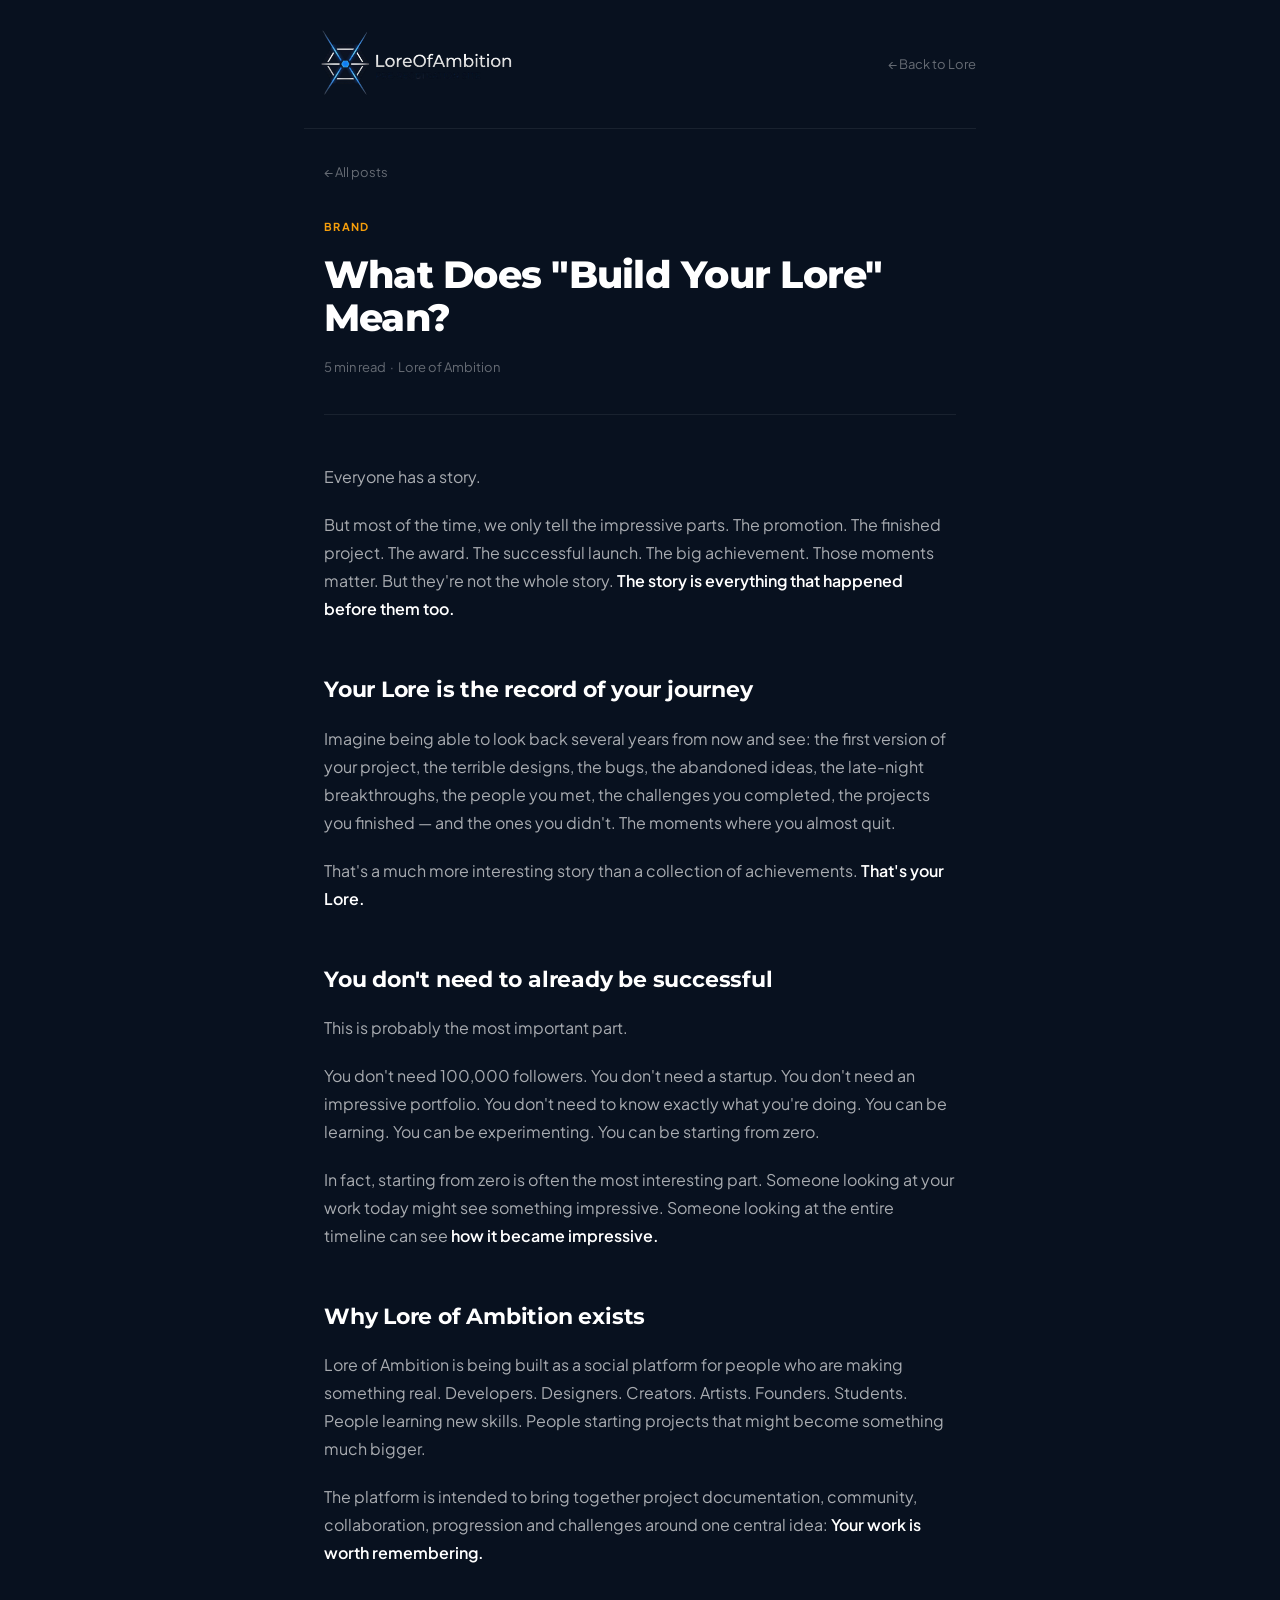
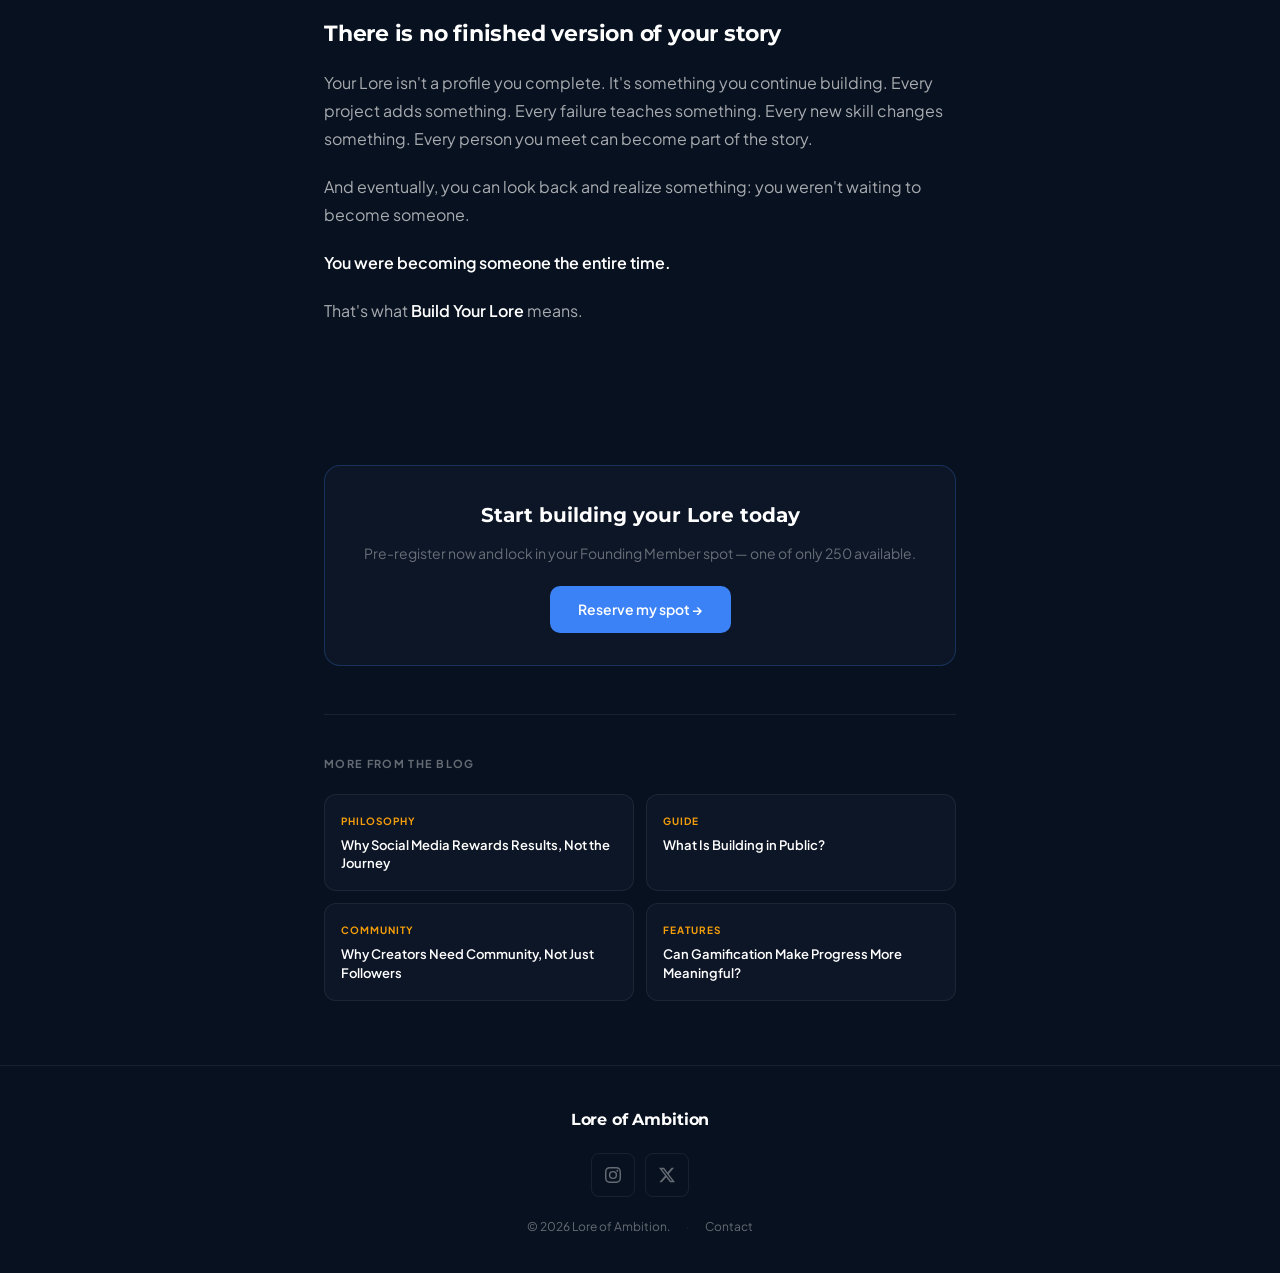
<file: blog/what-does-build-your-lore-mean.html>
﻿<!DOCTYPE html>
<html lang="en">
<head>
<meta charset="UTF-8"><meta name="viewport" content="width=device-width, initial-scale=1.0">
<title>What Does "Build Your Lore" Mean? | Lore of Ambition</title>
<meta name="description" content="Build Your Lore isn't just a tagline. It's the idea that your journey — the attempts, the failures, the late nights — is worth documenting and remembering.">
<link rel="canonical" href="https://loreofambition.com/blog/what-does-build-your-lore-mean">
<link rel="preconnect" href="https://fonts.googleapis.com"><link rel="preconnect" href="https://fonts.gstatic.com" crossorigin>
<link href="https://fonts.googleapis.com/css2?family=Montserrat:wght@700;800;900&family=Plus+Jakarta+Sans:wght@400;500;600&display=swap" rel="stylesheet">
<link rel="stylesheet" href="blog.css">
</head>
<body>
<div class="wrap"><nav><a href="../index.html"><img src="../assets/Gemini_Generated_Image_8uetn98uetn98uet-removebg-preview.png" alt="Lore of Ambition" class="logo-img"></a><a href="../index.html" class="nav-link">← Back to Lore</a></nav></div>
<div class="article-wrap">
  <a href="../index.html" class="back-link">← All posts</a>
  <header class="article-header">
    <span class="article-category">Brand</span>
    <h1>What Does "Build Your Lore" Mean?</h1>
    <p class="article-meta">5 min read &nbsp;·&nbsp; Lore of Ambition</p>
  </header>
  <article class="article-body">
    <p>Everyone has a story.</p>
    <p>But most of the time, we only tell the impressive parts. The promotion. The finished project. The award. The successful launch. The big achievement. Those moments matter. But they're not the whole story. <strong>The story is everything that happened before them too.</strong></p>

    <h2>Your Lore is the record of your journey</h2>
    <p>Imagine being able to look back several years from now and see: the first version of your project, the terrible designs, the bugs, the abandoned ideas, the late-night breakthroughs, the people you met, the challenges you completed, the projects you finished — and the ones you didn't. The moments where you almost quit.</p>
    <p>That's a much more interesting story than a collection of achievements. <strong>That's your Lore.</strong></p>

    <h2>You don't need to already be successful</h2>
    <p>This is probably the most important part.</p>
    <p>You don't need 100,000 followers. You don't need a startup. You don't need an impressive portfolio. You don't need to know exactly what you're doing. You can be learning. You can be experimenting. You can be starting from zero.</p>
    <p>In fact, starting from zero is often the most interesting part. Someone looking at your work today might see something impressive. Someone looking at the entire timeline can see <strong>how it became impressive.</strong></p>

    <h2>Why Lore of Ambition exists</h2>
    <p>Lore of Ambition is being built as a social platform for people who are making something real. Developers. Designers. Creators. Artists. Founders. Students. People learning new skills. People starting projects that might become something much bigger.</p>
    <p>The platform is intended to bring together project documentation, community, collaboration, progression and challenges around one central idea: <strong>Your work is worth remembering.</strong></p>

    <h2>There is no finished version of your story</h2>
    <p>Your Lore isn't a profile you complete. It's something you continue building. Every project adds something. Every failure teaches something. Every new skill changes something. Every person you meet can become part of the story.</p>
    <p>And eventually, you can look back and realize something: you weren't waiting to become someone.</p>
    <p><strong>You were becoming someone the entire time.</strong></p>
    <p>That's what <strong>Build Your Lore</strong> means.</p>
  </article>
  <div class="article-cta"><h3>Start building your Lore today</h3><p>Pre-register now and lock in your Founding Member spot — one of only 250 available.</p><a href="../index.html" class="cta-btn">Reserve my spot →</a></div>
  <div class="related-posts"><h4>More from the blog</h4><div class="related-grid">
    <a href="social-media-rewards-results-not-the-process.html" class="related-card"><div class="rc-cat">Philosophy</div><div class="rc-title">Why Social Media Rewards Results, Not the Journey</div></a>
    <a href="what-is-building-in-public.html" class="related-card"><div class="rc-cat">Guide</div><div class="rc-title">What Is Building in Public?</div></a>
    <a href="creators-need-community-not-followers.html" class="related-card"><div class="rc-cat">Community</div><div class="rc-title">Why Creators Need Community, Not Just Followers</div></a>
    <a href="gamification-progress-motivation.html" class="related-card"><div class="rc-cat">Features</div><div class="rc-title">Can Gamification Make Progress More Meaningful?</div></a>
  </div></div>
</div>
<footer><div class="wrap"><div class="footer-logo">Lore of Ambition</div><div class="footer-socials"><a href="https://www.instagram.com/loreofambition/?hl=en" target="_blank" rel="noopener" aria-label="Instagram"><svg viewBox="0 0 24 24"><path d="M12 2.163c3.204 0 3.584.012 4.85.07 3.252.148 4.771 1.691 4.919 4.919.058 1.265.069 1.645.069 4.849 0 3.205-.012 3.584-.069 4.849-.149 3.225-1.664 4.771-4.919 4.919-1.266.058-1.644.07-4.85.07-3.204 0-3.584-.012-4.849-.07-3.26-.149-4.771-1.699-4.919-4.92-.058-1.265-.07-1.644-.07-4.849 0-3.204.013-3.583.07-4.849.149-3.227 1.664-4.771 4.919-4.919 1.266-.057 1.645-.069 4.849-.069zM12 0C8.741 0 8.333.014 7.053.072 2.695.272.273 2.69.073 7.052.014 8.333 0 8.741 0 12c0 3.259.014 3.668.072 4.948.2 4.358 2.618 6.78 6.98 6.98C8.333 23.986 8.741 24 12 24c3.259 0 3.668-.014 4.948-.072 4.354-.2 6.782-2.618 6.979-6.98.059-1.28.073-1.689.073-4.948 0-3.259-.014-3.667-.072-4.947-.196-4.354-2.617-6.78-6.979-6.98C15.668.014 15.259 0 12 0zm0 5.838a6.162 6.162 0 1 0 0 12.324 6.162 6.162 0 0 0 0-12.324zM12 16a4 4 0 1 1 0-8 4 4 0 0 1 0 8zm6.406-11.845a1.44 1.44 0 1 0 0 2.881 1.44 1.44 0 0 0 0-2.881z"/></svg></a><a href="https://x.com/loreofambition" target="_blank" rel="noopener" aria-label="X"><svg viewBox="0 0 24 24"><path d="M18.901 1.153h3.68l-8.04 9.19L24 22.846h-7.406l-5.8-7.584-6.638 7.584H.474l8.6-9.83L0 1.154h7.594l5.243 6.932ZM17.61 20.644h2.039L6.486 3.24H4.298Z"/></svg></a></div><div class="footer-bottom"><span>&copy; 2026 Lore of Ambition.</span><span class="footer-dot">&middot;</span><a href="mailto:loreofambition@gmail.com">Contact</a></div></div></footer>
</body></html>
</file>
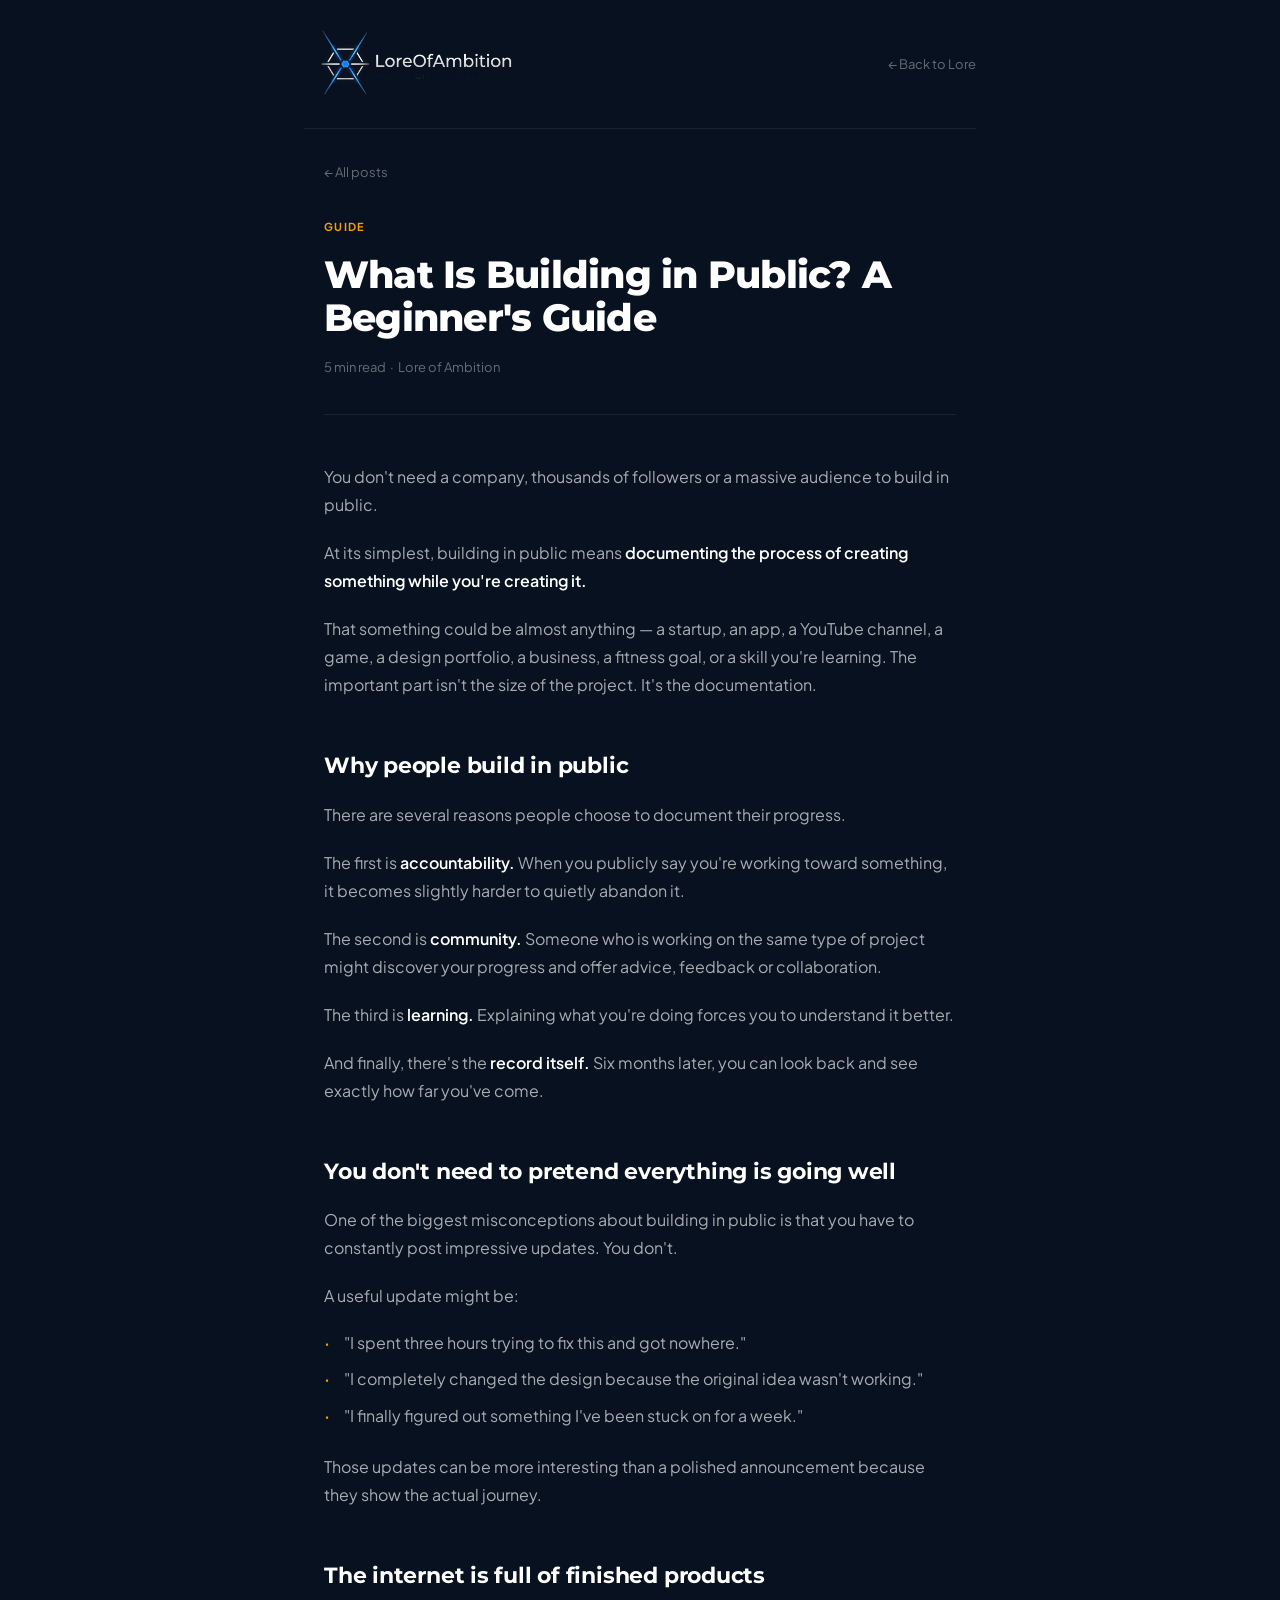
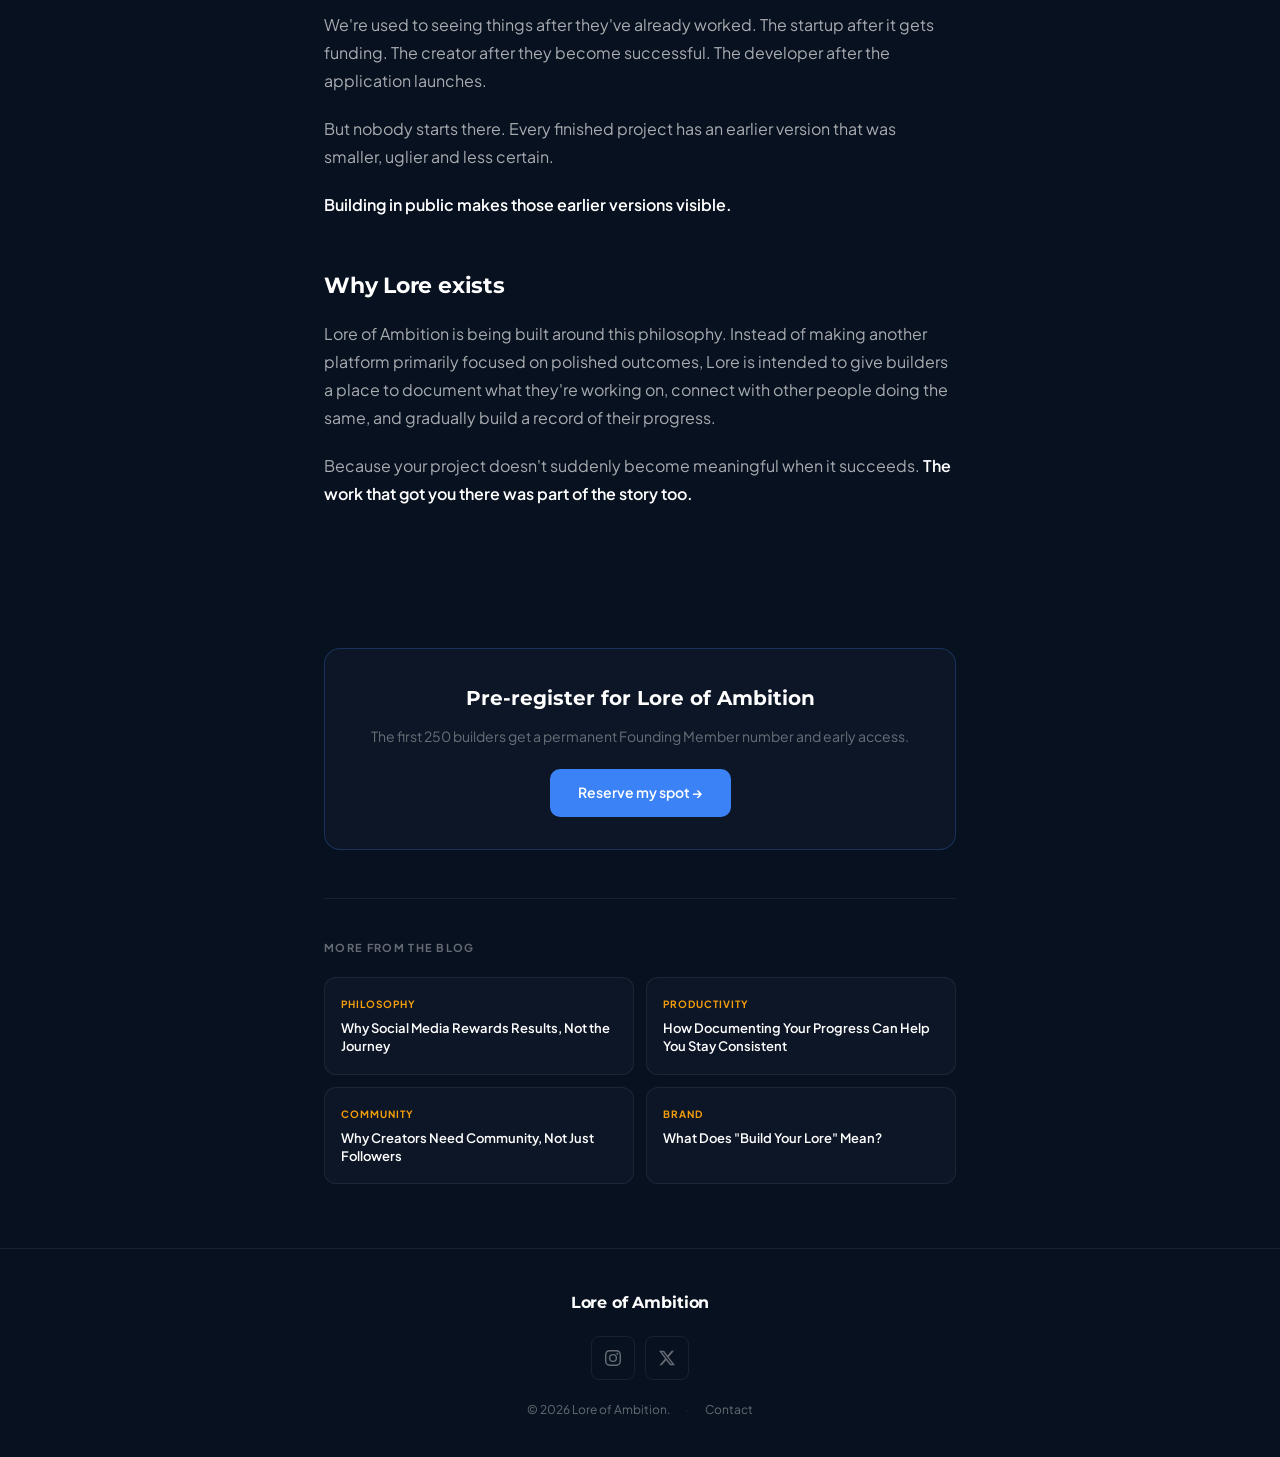
<file: blog/what-is-building-in-public.html>
﻿<!DOCTYPE html>
<html lang="en">

<head>
  <meta charset="UTF-8">
  <meta name="viewport" content="width=device-width, initial-scale=1.0">
  <title>What Is Building in Public? A Beginner's Guide | Lore of Ambition</title>
  <meta name="description"
    content="Building in public means documenting the process of creating something while you're creating it. Here's what it means, why people do it, and how to start.">
  <link rel="canonical" href="https://loreofambition.com/blog/what-is-building-in-public">
  <link rel="preconnect" href="https://fonts.googleapis.com">
  <link rel="preconnect" href="https://fonts.gstatic.com" crossorigin>
  <link
    href="https://fonts.googleapis.com/css2?family=Montserrat:wght@700;800;900&family=Plus+Jakarta+Sans:wght@400;500;600&display=swap"
    rel="stylesheet">
  <link rel="stylesheet" href="blog.css">
</head>

<body>
  <div class="wrap">
    <nav>
      <a href="../index.html"><img src="../assets/Gemini_Generated_Image_8uetn98uetn98uet-removebg-preview.png"
          alt="Lore of Ambition" class="logo-img"></a>
      <a href="../index.html" class="nav-link">← Back to Lore</a>
    </nav>
  </div>
  <div class="article-wrap">
    <a href="../index.html" class="back-link">← All posts</a>
    <header class="article-header">
      <span class="article-category">Guide</span>
      <h1>What Is Building in Public? A Beginner's Guide</h1>
      <p class="article-meta">5 min read &nbsp;·&nbsp; Lore of Ambition</p>
    </header>
    <article class="article-body">
      <p>You don't need a company, thousands of followers or a massive audience to build in public.</p>
      <p>At its simplest, building in public means <strong>documenting the process of creating something while you're
          creating it.</strong></p>
      <p>That something could be almost anything — a startup, an app, a YouTube channel, a game, a design portfolio, a
        business, a fitness goal, or a skill you're learning. The important part isn't the size of the project. It's the
        documentation.</p>

      <h2>Why people build in public</h2>
      <p>There are several reasons people choose to document their progress.</p>
      <p>The first is <strong>accountability.</strong> When you publicly say you're working toward something, it becomes
        slightly harder to quietly abandon it.</p>
      <p>The second is <strong>community.</strong> Someone who is working on the same type of project might discover
        your progress and offer advice, feedback or collaboration.</p>
      <p>The third is <strong>learning.</strong> Explaining what you're doing forces you to understand it better.</p>
      <p>And finally, there's the <strong>record itself.</strong> Six months later, you can look back and see exactly
        how far you've come.</p>

      <h2>You don't need to pretend everything is going well</h2>
      <p>One of the biggest misconceptions about building in public is that you have to constantly post impressive
        updates. You don't.</p>
      <p>A useful update might be:</p>
      <ul>
        <li>"I spent three hours trying to fix this and got nowhere."</li>
        <li>"I completely changed the design because the original idea wasn't working."</li>
        <li>"I finally figured out something I've been stuck on for a week."</li>
      </ul>
      <p>Those updates can be more interesting than a polished announcement because they show the actual journey.</p>

      <h2>The internet is full of finished products</h2>
      <p>We're used to seeing things after they've already worked. The startup after it gets funding. The creator after
        they become successful. The developer after the application launches.</p>
      <p>But nobody starts there. Every finished project has an earlier version that was smaller, uglier and less
        certain.</p>
      <p><strong>Building in public makes those earlier versions visible.</strong></p>

      <h2>Why Lore exists</h2>
      <p>Lore of Ambition is being built around this philosophy. Instead of making another platform primarily focused on
        polished outcomes, Lore is intended to give builders a place to document what they're working on, connect with
        other people doing the same, and gradually build a record of their progress.</p>
      <p>Because your project doesn't suddenly become meaningful when it succeeds. <strong>The work that got you there
          was part of the story too.</strong></p>
    </article>

    <div class="article-cta">
      <h3>Pre-register for Lore of Ambition</h3>
      <p>The first 250 builders get a permanent Founding Member number and early access.</p>
      <a href="../index.html" class="cta-btn">Reserve my spot →</a>
    </div>

    <div class="related-posts">
      <h4>More from the blog</h4>
      <div class="related-grid">
        <a href="social-media-rewards-results-not-the-process.html" class="related-card">
          <div class="rc-cat">Philosophy</div>
          <div class="rc-title">Why Social Media Rewards Results, Not the Journey</div>
        </a>
        <a href="document-your-progress-stay-consistent.html" class="related-card">
          <div class="rc-cat">Productivity</div>
          <div class="rc-title">How Documenting Your Progress Can Help You Stay Consistent</div>
        </a>
        <a href="creators-need-community-not-followers.html" class="related-card">
          <div class="rc-cat">Community</div>
          <div class="rc-title">Why Creators Need Community, Not Just Followers</div>
        </a>
        <a href="what-does-build-your-lore-mean.html" class="related-card">
          <div class="rc-cat">Brand</div>
          <div class="rc-title">What Does "Build Your Lore" Mean?</div>
        </a>
      </div>
    </div>
  </div>
  <footer>
    <div class="wrap">
      <div class="footer-logo">Lore of Ambition</div>
      <div class="footer-socials"><a href="https://www.instagram.com/loreofambition/?hl=en" target="_blank"
          rel="noopener" aria-label="Instagram"><svg viewBox="0 0 24 24">
            <path
              d="M12 2.163c3.204 0 3.584.012 4.85.07 3.252.148 4.771 1.691 4.919 4.919.058 1.265.069 1.645.069 4.849 0 3.205-.012 3.584-.069 4.849-.149 3.225-1.664 4.771-4.919 4.919-1.266.058-1.644.07-4.85.07-3.204 0-3.584-.012-4.849-.07-3.26-.149-4.771-1.699-4.919-4.92-.058-1.265-.07-1.644-.07-4.849 0-3.204.013-3.583.07-4.849.149-3.227 1.664-4.771 4.919-4.919 1.266-.057 1.645-.069 4.849-.069zM12 0C8.741 0 8.333.014 7.053.072 2.695.272.273 2.69.073 7.052.014 8.333 0 8.741 0 12c0 3.259.014 3.668.072 4.948.2 4.358 2.618 6.78 6.98 6.98C8.333 23.986 8.741 24 12 24c3.259 0 3.668-.014 4.948-.072 4.354-.2 6.782-2.618 6.979-6.98.059-1.28.073-1.689.073-4.948 0-3.259-.014-3.667-.072-4.947-.196-4.354-2.617-6.78-6.979-6.98C15.668.014 15.259 0 12 0zm0 5.838a6.162 6.162 0 1 0 0 12.324 6.162 6.162 0 0 0 0-12.324zM12 16a4 4 0 1 1 0-8 4 4 0 0 1 0 8zm6.406-11.845a1.44 1.44 0 1 0 0 2.881 1.44 1.44 0 0 0 0-2.881z" />
          </svg></a><a href="https://x.com/loreofambition" target="_blank" rel="noopener" aria-label="X"><svg
            viewBox="0 0 24 24">
            <path
              d="M18.901 1.153h3.68l-8.04 9.19L24 22.846h-7.406l-5.8-7.584-6.638 7.584H.474l8.6-9.83L0 1.154h7.594l5.243 6.932ZM17.61 20.644h2.039L6.486 3.24H4.298Z" />
          </svg></a></div>
      <div class="footer-bottom"><span>&copy; 2026 Lore of Ambition.</span><span class="footer-dot">&middot;</span><a
          href="mailto:loreofambition@gmail.com">Contact</a></div>
    </div>
  </footer>
</body>

</html>
</file>
<file: blog/blog.css>
﻿*,*::before,*::after{margin:0;padding:0;box-sizing:border-box;}
:root{--bg:#08111F;--surface:#0D1626;--primary:#3B82F6;--primary-dim:rgba(59,130,246,.12);--primary-border:rgba(59,130,246,.25);--accent:#F59E0B;--text-primary:#FFFFFF;--text-secondary:rgba(255,255,255,.65);--text-muted:rgba(255,255,255,.38);--border:rgba(255,255,255,.07);--border-hover:rgba(255,255,255,.14);--font-heading:'Montserrat',sans-serif;--font-body:'Plus Jakarta Sans',sans-serif;}
html{scroll-behavior:smooth;}
body{background:var(--bg);color:var(--text-primary);font-family:var(--font-body);font-size:16px;line-height:1.7;overflow-x:hidden;}
a,button{-webkit-tap-highlight-color:transparent;}
.wrap{max-width:720px;margin:0 auto;padding:0 24px;}
.article-wrap{max-width:680px;margin:0 auto;padding:0 24px;}
nav{display:flex;justify-content:space-between;align-items:center;padding:28px 0;border-bottom:1px solid var(--border);}
.logo-img{height:72px;width:auto;display:block;}
.nav-link{font-size:13px;color:var(--text-muted);text-decoration:none;transition:color 180ms ease;}
.nav-link:hover{color:var(--text-primary);}
.back-link{display:inline-flex;align-items:center;gap:6px;font-size:13px;color:var(--text-muted);text-decoration:none;padding:32px 0 28px;transition:color 180ms ease;}
.back-link:hover{color:var(--text-primary);}
.article-header{padding-bottom:36px;border-bottom:1px solid var(--border);margin-bottom:48px;}
.article-category{display:inline-block;font-size:11px;font-weight:700;letter-spacing:.12em;text-transform:uppercase;color:var(--accent);margin-bottom:16px;}
.article-header h1{font-family:var(--font-heading);font-size:clamp(26px,5vw,38px);font-weight:800;line-height:1.15;letter-spacing:-.02em;margin-bottom:16px;}
.article-meta{font-size:13px;color:var(--text-muted);}
.article-body{padding-bottom:64px;}
.article-body p{color:var(--text-secondary);margin-bottom:20px;font-size:16px;line-height:1.75;}
.article-body h2{font-family:var(--font-heading);font-size:clamp(18px,3vw,22px);font-weight:700;letter-spacing:-.01em;color:var(--text-primary);margin:48px 0 16px;}
.article-body ul{list-style:none;padding:0;margin-bottom:24px;}
.article-body ul li{position:relative;padding-left:20px;color:var(--text-secondary);margin-bottom:10px;font-size:16px;line-height:1.65;}
.article-body ul li::before{content:'·';position:absolute;left:0;color:var(--accent);font-weight:700;}
.article-body blockquote{border-left:3px solid var(--primary);padding:14px 20px;margin:32px 0;background:var(--primary-dim);border-radius:0 8px 8px 0;}
.article-body blockquote p{color:var(--text-primary);font-weight:600;margin-bottom:0;font-size:15px;}
.article-body strong{color:var(--text-primary);font-weight:600;}
.article-cta{background:var(--surface);border:1px solid var(--primary-border);border-radius:16px;padding:32px 28px;text-align:center;margin:56px 0 48px;}
.article-cta h3{font-family:var(--font-heading);font-size:20px;font-weight:700;margin-bottom:10px;}
.article-cta p{font-size:14px;color:var(--text-muted);margin-bottom:20px;}
.cta-btn{display:inline-block;background:var(--primary);color:#fff;font-family:var(--font-body);font-size:14px;font-weight:600;padding:12px 28px;border-radius:10px;text-decoration:none;transition:background 180ms ease;}
.cta-btn:hover{background:#2563EB;}
.related-posts{border-top:1px solid var(--border);padding-top:40px;margin-bottom:64px;}
.related-posts h4{font-size:11px;font-weight:700;letter-spacing:.12em;text-transform:uppercase;color:var(--text-muted);margin-bottom:20px;}
.related-grid{display:grid;grid-template-columns:repeat(2,1fr);gap:12px;}
.related-card{background:var(--surface);border:1px solid var(--border);border-radius:12px;padding:18px 16px;text-decoration:none;transition:border-color 180ms ease;display:block;}
.related-card:hover{border-color:var(--border-hover);}
.related-card .rc-cat{font-size:10px;font-weight:700;letter-spacing:.1em;text-transform:uppercase;color:var(--accent);margin-bottom:6px;}
.related-card .rc-title{font-size:13px;font-weight:600;color:var(--text-primary);line-height:1.4;}
footer{text-align:center;padding:40px 0 36px;border-top:1px solid var(--border);}
.footer-logo{font-family:var(--font-heading);font-size:16px;font-weight:700;color:var(--text-primary);letter-spacing:-.01em;margin-bottom:20px;}
.footer-socials{display:flex;align-items:center;justify-content:center;gap:10px;margin-bottom:20px;}
.footer-socials a{display:flex;align-items:center;justify-content:center;min-width:44px;min-height:44px;border-radius:8px;border:1px solid var(--border);color:var(--text-muted);text-decoration:none;transition:border-color 180ms ease,color 180ms ease,background 180ms ease;}
.footer-socials a:hover{border-color:var(--border-hover);color:var(--text-primary);background:var(--surface);}
.footer-socials svg{width:16px;height:16px;fill:currentColor;}
.footer-bottom{font-size:12px;color:var(--text-muted);display:flex;align-items:center;justify-content:center;flex-wrap:wrap;gap:4px 16px;}
.footer-bottom a{color:var(--text-muted);text-decoration:none;transition:color 180ms ease;}
.footer-bottom a:hover{color:var(--text-secondary);}
.footer-dot{opacity:.3;}
@media(max-width:560px){.logo-img{height:56px;}.related-grid{grid-template-columns:1fr;}.footer-bottom{flex-direction:column;gap:8px;}.footer-dot{display:none;}.article-cta{padding:24px 18px;}}
</file>
